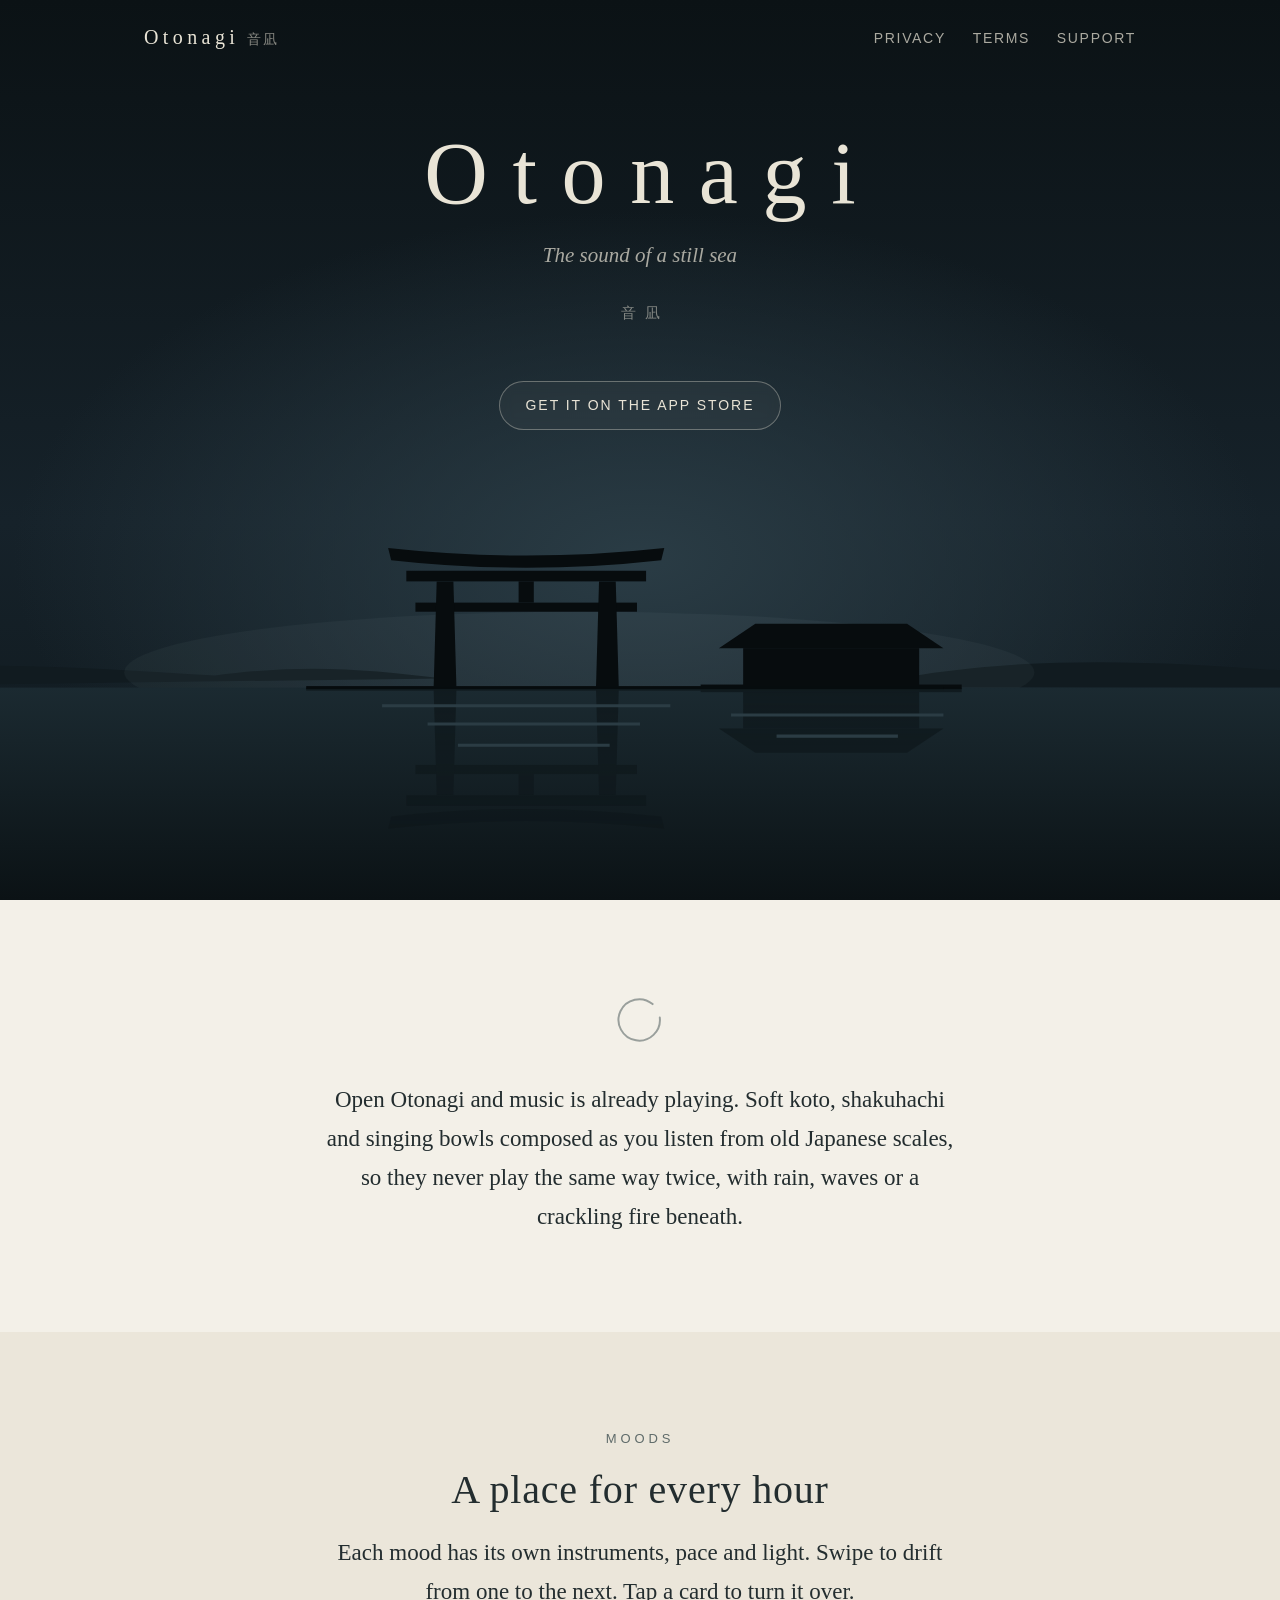
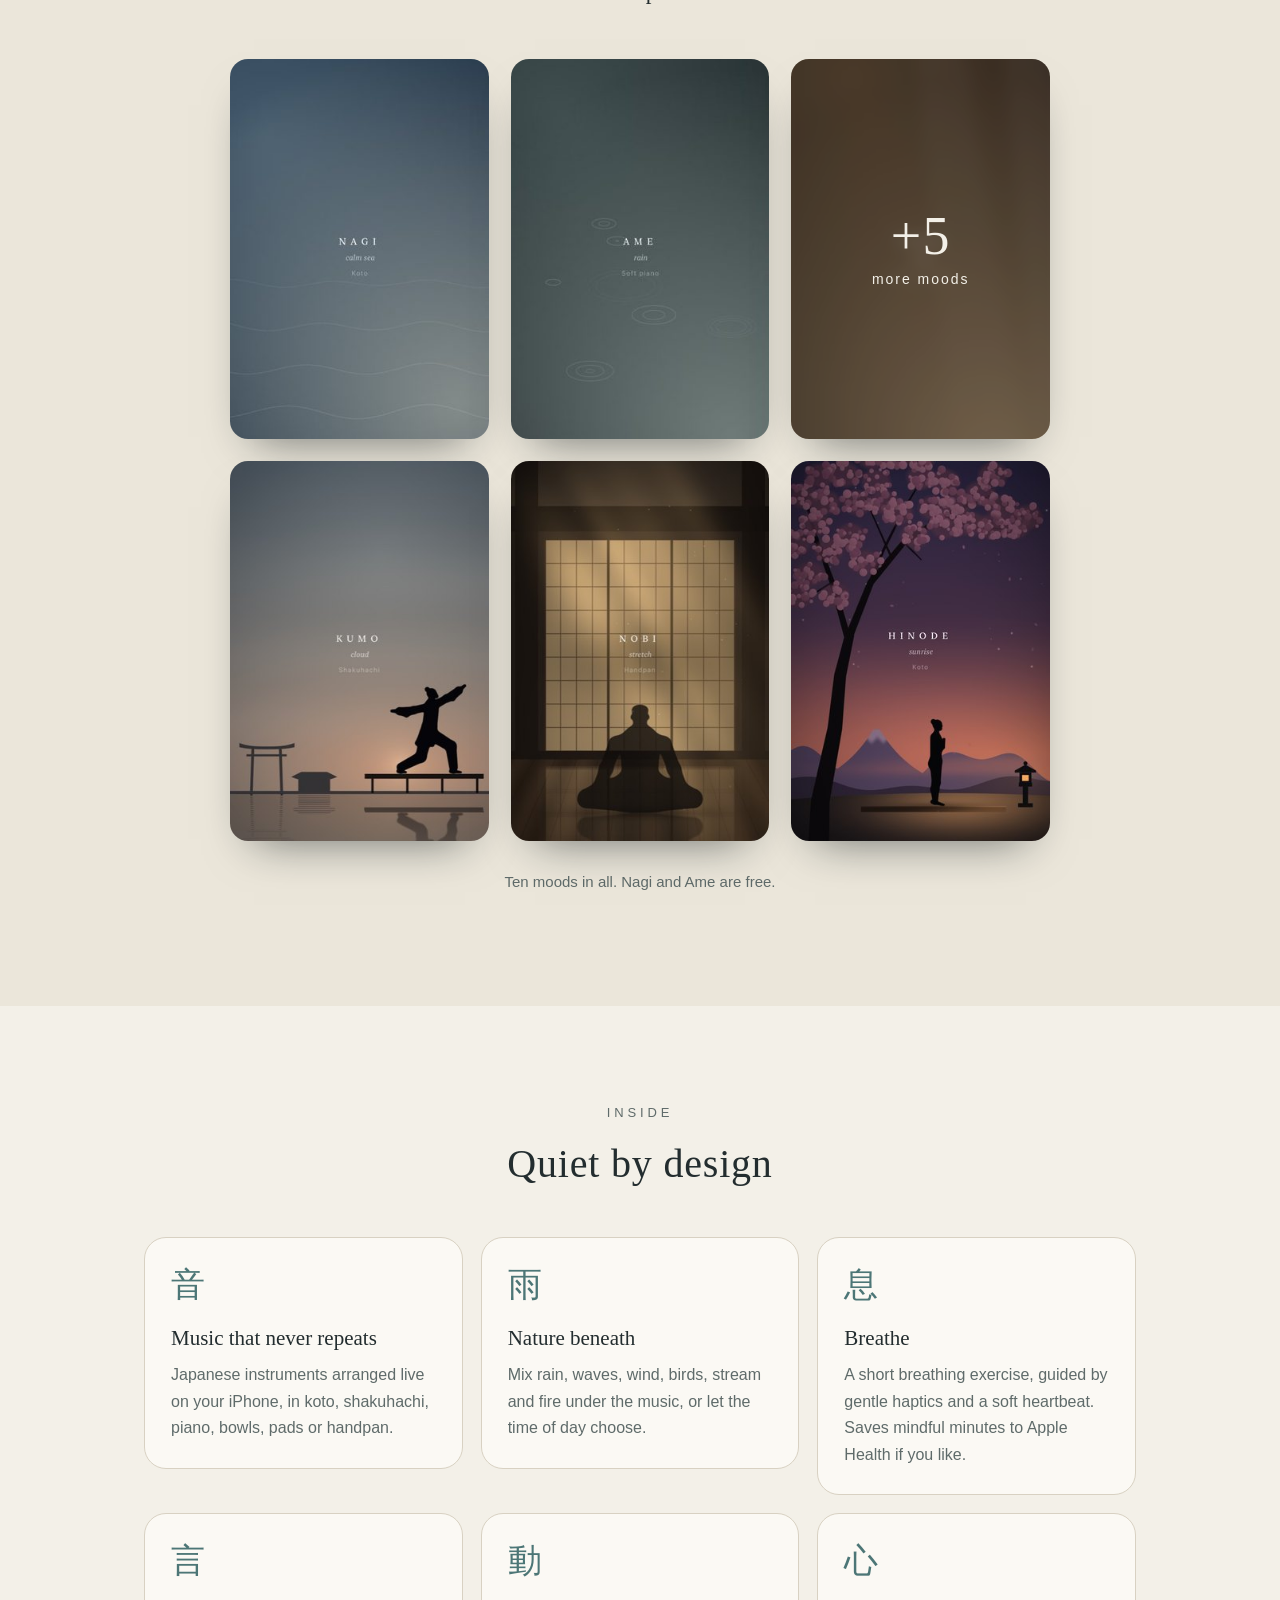
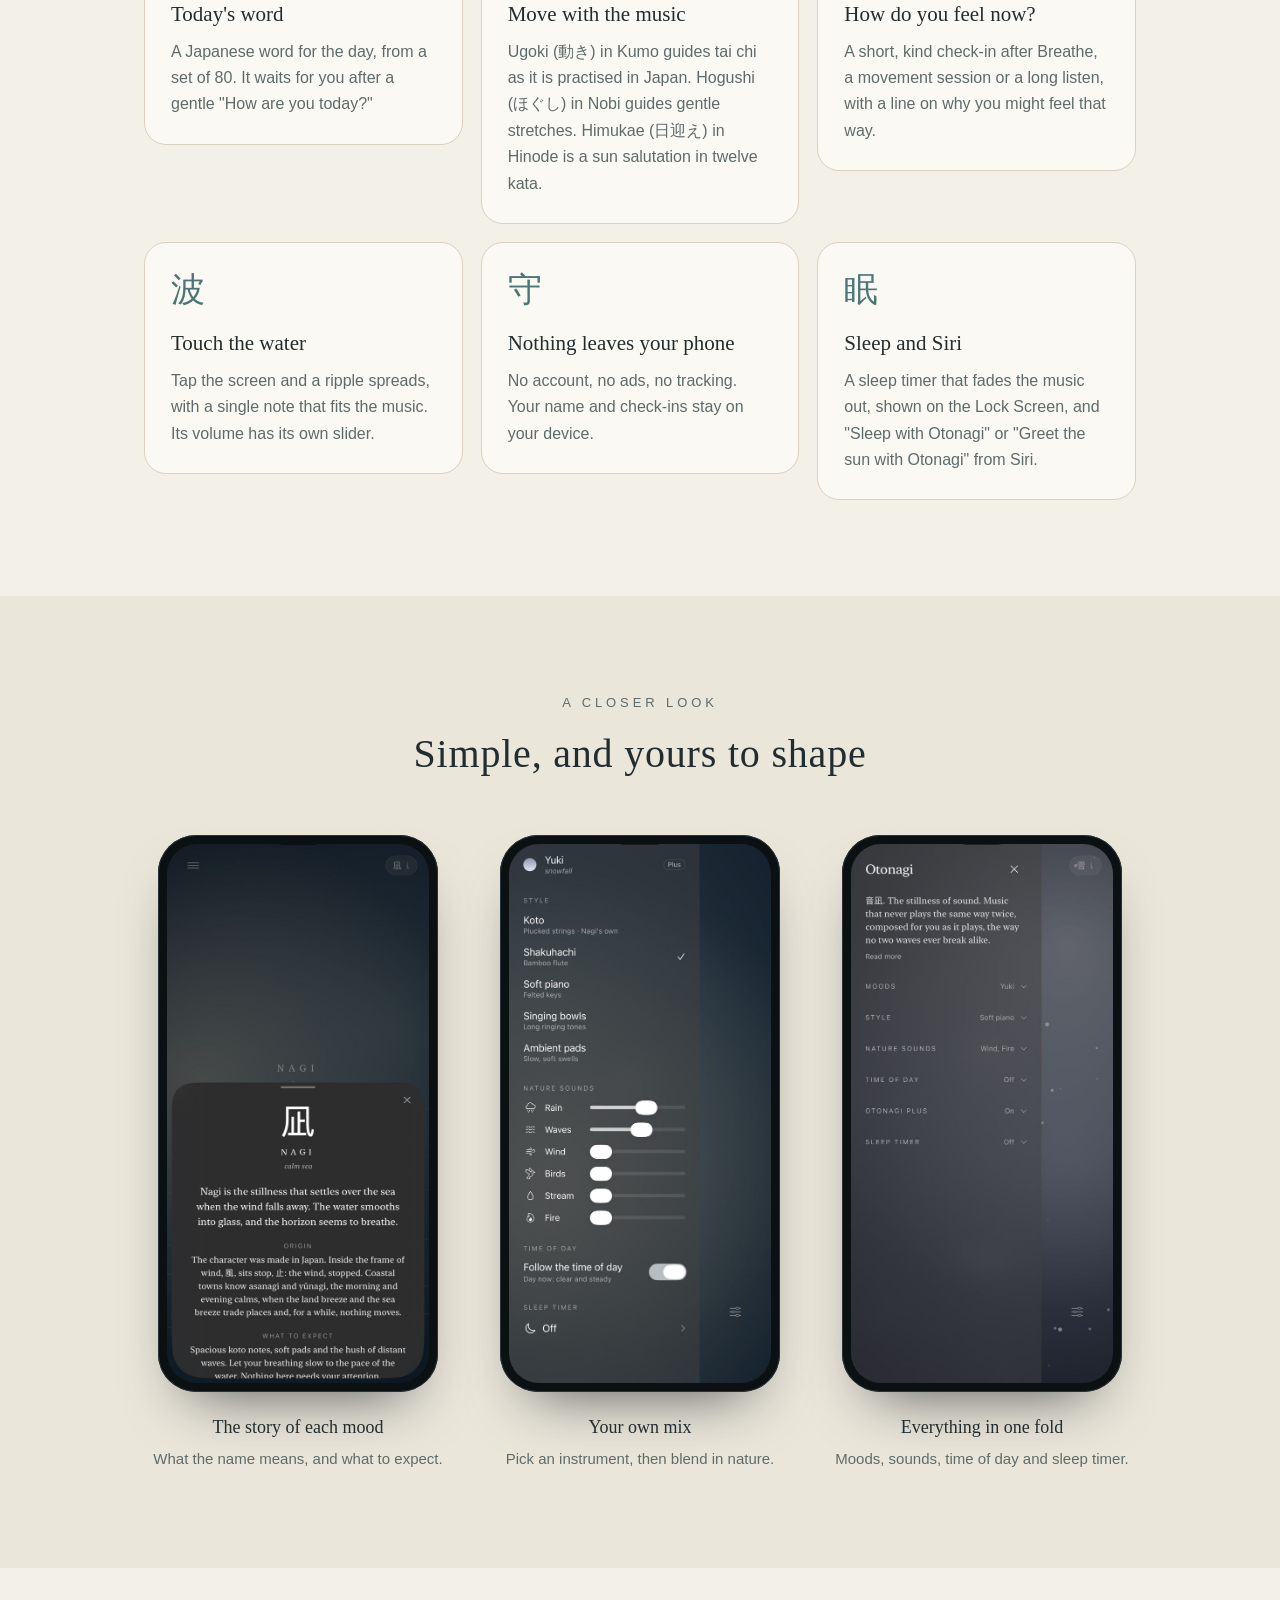
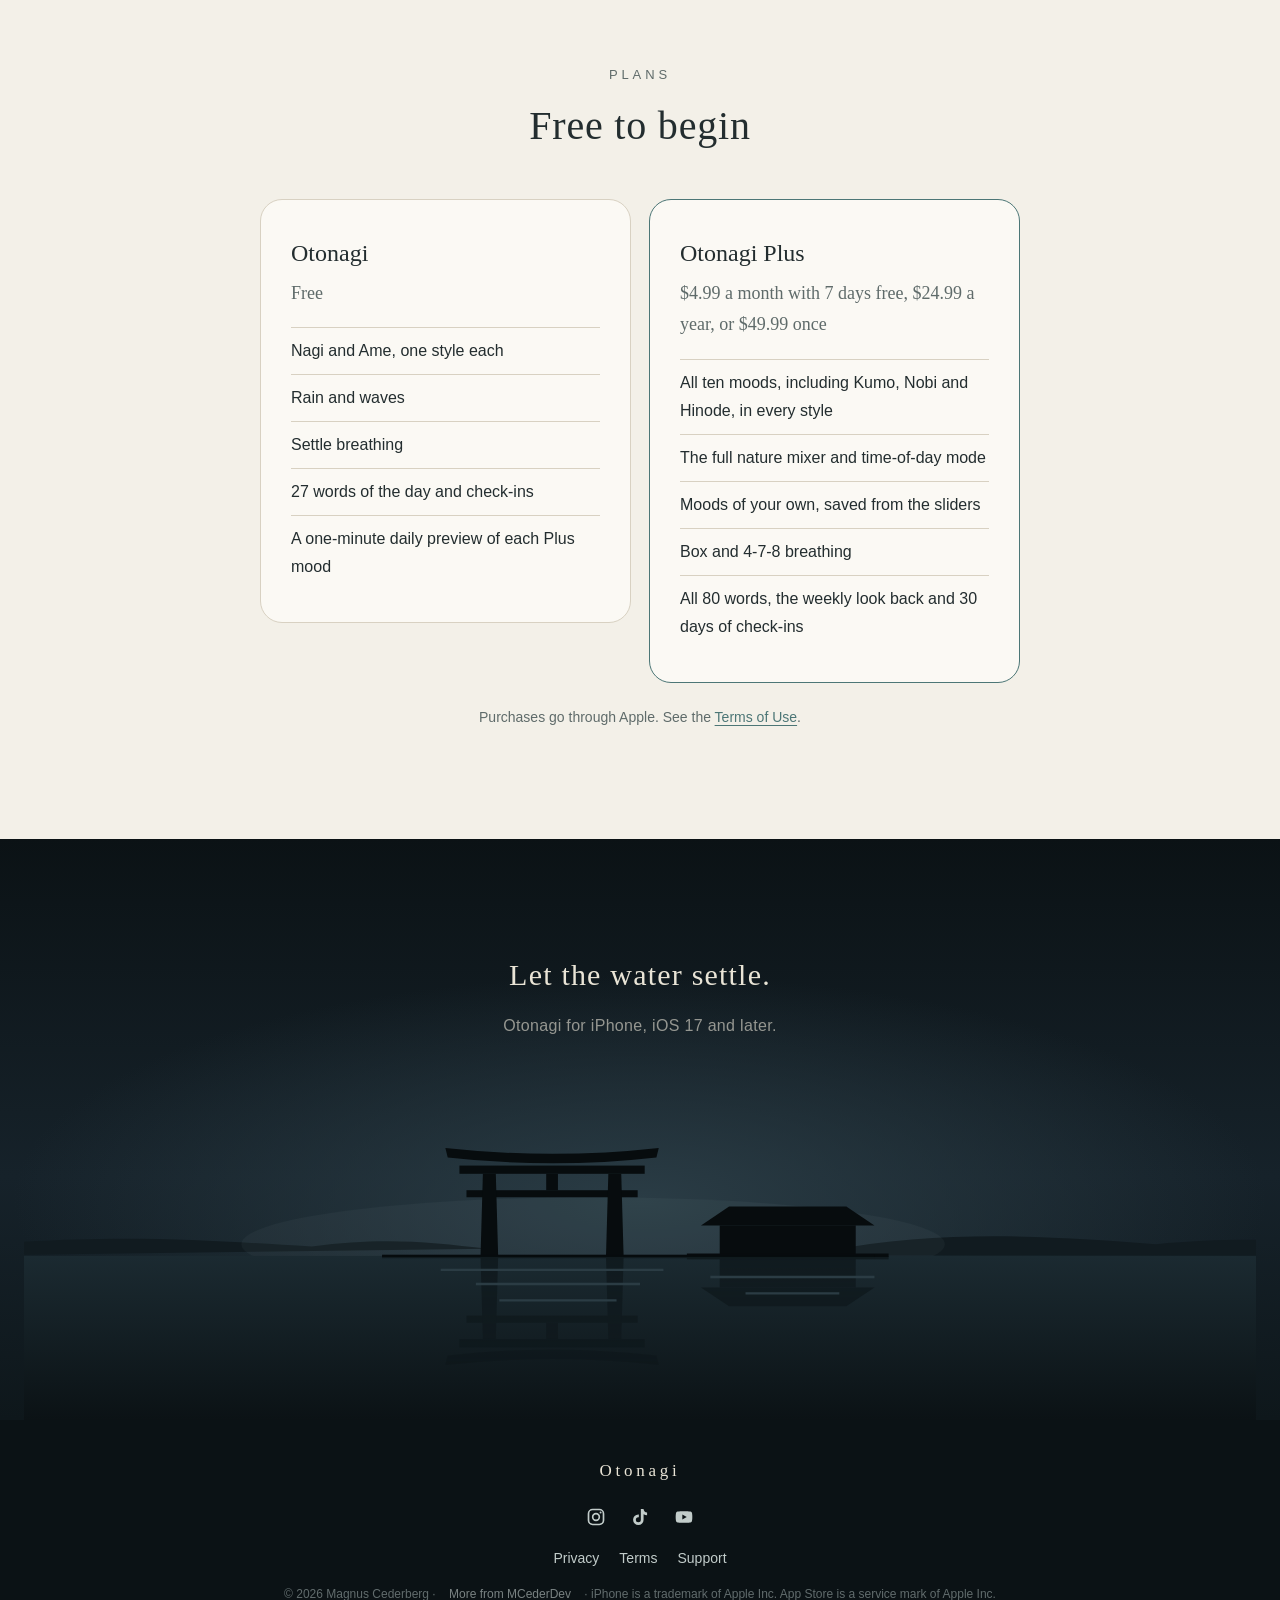
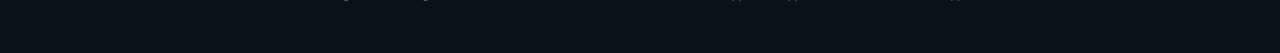
<file: index.html>
<!doctype html>
<html lang="en">
<head>
  <meta charset="utf-8">
  <meta name="viewport" content="width=device-width, initial-scale=1, viewport-fit=cover">
  <meta name="apple-itunes-app" content="app-id=6826823239">
  <title>Otonagi · calm Japanese music for iPhone</title>
  <meta name="description" content="Otonagi plays gentle, ever-changing Japanese instrument music with nature sounds. No account, no tracking. For iPhone.">
  <meta name="color-scheme" content="light dark">
  <meta name="theme-color" content="#0b1215">
  <link rel="icon" href="favicon.svg" type="image/svg+xml">
  <link rel="stylesheet" href="style.css?v=6">
</head>
<body>
  <header class="site">
    <div class="wrap">
      <a class="brand" href="./">Otonagi<span lang="ja">音凪</span></a>
      <nav>
        <a href="privacy.html">Privacy</a>
        <a href="terms.html">Terms</a>
        <a href="support.html">Support</a>
      </nav>
    </div>
  </header>

  <div class="night hero">
    <div class="hero-text">
      <h1>Otonagi</h1>
      <p class="tagline">The sound of a still sea</p>
      <p class="kanji" lang="ja">音凪</p>
      <a class="pill" href="https://apps.apple.com/app/id6826823239">Get it on the App Store</a>
    </div>
    <svg class="scene" viewBox="0 70 1200 290" preserveAspectRatio="xMidYMax slice" aria-hidden="true">
  <defs>
    <linearGradient id="hw" x1="0" y1="0" x2="0" y2="1">
      <stop offset="0" stop-color="#1b2a31"/><stop offset="1" stop-color="#0b1215"/>
    </linearGradient>
    <linearGradient id="hf" x1="0" y1="0" x2="0" y2="1">
      <stop offset="0" stop-color="#fff" stop-opacity="1"/><stop offset="1" stop-color="#fff" stop-opacity="0"/>
    </linearGradient>
    <mask id="hm"><rect x="0" y="220" width="1200" height="140" fill="url(#hf)"/></mask>
  </defs>
  <path d="M0 214 C 140 200 220 206 320 212 C 380 204 420 208 470 214 L 0 220 Z M 760 216 C 860 196 960 204 1040 210 C 1100 204 1160 206 1200 210 L 1200 220 L 760 220 Z" fill="#111b20"/>
  <ellipse class="glow" cx="560" cy="210" rx="300" ry="40"/>
  <rect x="0" y="220" width="1200" height="140" fill="url(#hw)"/>
  <g id="hs" class="sil">
    <path d="M436 136 Q 525 146 614 136 L 616 128 Q 525 138 434 128 Z"/>
    <rect x="446" y="143" width="158" height="7"/>
    <rect x="452" y="164" width="146" height="6"/>
    <rect x="520" y="150" width="10" height="14"/>
    <path d="M466 150 L 477 150 L 479 220 L 464 220 Z"/>
    <path d="M573 150 L 584 150 L 586 220 L 571 220 Z"/>
    <path d="M652 194 L 676 178 L 776 178 L 800 194 Z"/>
    <rect x="668" y="194" width="116" height="26"/>
    <rect x="640" y="218" width="172" height="3"/>
    <rect x="380" y="219" width="420" height="2"/>
  </g>
  <g mask="url(#hm)">
    <use href="#hs" class="refl" transform="translate(0 441) scale(1 -1)"/>
  </g>
  <g class="shimmer">
    <line x1="430" y1="232" x2="620" y2="232"/><line x1="460" y1="244" x2="600" y2="244"/>
    <line x1="660" y1="238" x2="800" y2="238"/><line x1="480" y1="258" x2="580" y2="258"/>
    <line x1="690" y1="252" x2="770" y2="252"/>
  </g>
  <g class="ripples">
    <ellipse cx="525" cy="290" rx="120" ry="12"/><ellipse cx="525" cy="290" rx="120" ry="12"/><ellipse cx="525" cy="290" rx="120" ry="12"/>
  </g>
</svg>
  </div>

  <main>
    <section class="block">
      <div class="wrap">
        <svg class="enso" viewBox="0 0 60 60" fill="none" stroke="currentColor" stroke-width="2.2" stroke-linecap="round" aria-hidden="true">
          <path d="M44 9 A 23 23 0 1 0 52 24"/>
        </svg>
        <p class="lead">Open Otonagi and music is already playing. Soft koto, shakuhachi and singing bowls composed as you listen from old Japanese scales, so they never play the same way twice, with rain, waves or a crackling fire beneath.</p>
      </div>
    </section>

    <section class="block alt">
      <div class="wrap">
        <p class="eyebrow">Moods</p>
        <h2>A place for every hour</h2>
        <p class="lead">Each mood has its own instruments, pace and light. Swipe to drift from one to the next. Tap a card to turn it over.</p>
        <div class="moods">
          <button class="flip" type="button" aria-pressed="false">
            <span class="face front"><img src="images/mood-nagi.jpg" alt="Nagi mood: calm blue sea with soft wave lines" loading="lazy" width="325" height="477"></span>
            <span class="face back"><span class="k" lang="ja">凪</span><span class="n">Nagi</span><span class="m">calm sea</span><span class="d">The stillness that settles over the sea when the wind stops. Koto over slow, soft waves.</span><span class="tag">Free</span></span>
          </button>
          <button class="flip" type="button" aria-pressed="false">
            <span class="face front"><img src="images/mood-ame.jpg" alt="Ame mood: grey green with raindrop ripples" loading="lazy" width="325" height="477"></span>
            <span class="face back"><span class="k" lang="ja">雨</span><span class="n">Ame</span><span class="m">rain</span><span class="d">Rain on still water with soft piano. For reading, resting or drifting off.</span><span class="tag">Free</span></span>
          </button>
          <button class="flip more" type="button" aria-pressed="false">
            <span class="face front"><img src="images/mood-tera.jpg" alt="" loading="lazy" width="325" height="477"><span class="plus"><span class="big">+5</span><span>more moods</span></span></span>
            <span class="face back"><span class="n">Five more</span>
              <span class="list"><span><b>Tera</b>, temple light with a bell and the mokugyo</span><span><b>Mori</b>, a forest with the bamboo knock of a shishi-odoshi</span><span><b>Umi</b>, deep ocean swells with a soft taiko heartbeat</span><span><b>Yuki</b>, falling snow and glass wind chimes</span><span><b>Takibi</b>, a crackling fire for long evenings</span></span>
              <span class="tag">Plus</span></span>
          </button>
          <button class="flip" type="button" aria-pressed="false">
            <span class="face front"><img src="images/mood-kumo.jpg" alt="Kumo mood: a tai chi master in silhouette on a jetty, a torii on the far shore" loading="lazy" width="325" height="477"></span>
            <span class="face back"><span class="k" lang="ja">雲</span><span class="n">Kumo</span><span class="m">cloud</span><span class="d">A tai chi master in silhouette by still water, with shakuhachi. Ugoki invites you to move freely, slow and soft, while a clock counts the time.</span><span class="tag">Plus</span></span>
          </button>
          <button class="flip" type="button" aria-pressed="false">
            <span class="face front"><img src="images/mood-nobi.jpg" alt="Nobi mood: a man sitting cross-legged in a sunlit dojo" loading="lazy" width="325" height="477"></span>
            <span class="face back"><span class="k" lang="ja">伸</span><span class="n">Nobi</span><span class="m">stretch</span><span class="d">A man sits in a sunlit dojo, to a handpan in the Akebono scale. Hogushi gives a calm rhythm of 30-second holds for your own stretches.</span><span class="tag">Plus</span></span>
          </button>
          <button class="flip" type="button" aria-pressed="false">
            <span class="face front"><img src="images/mood-hinode.jpg?v=2" alt="Hinode mood: a figure at dawn under a cherry tree, with Mount Fuji and a stone lantern" loading="lazy" width="325" height="477"></span>
            <span class="face back"><span class="k" lang="ja">日の出</span><span class="n">Hinode</span><span class="m">sunrise</span><span class="d">Dawn on a hillside with a cherry tree, Fuji and a stone lantern, to koto, the shō and birdsong. Himukae is a sun salutation in twelve kata.</span><span class="tag">Plus</span></span>
          </button>
        </div>
        <p class="moods-note">Ten moods in all. Nagi and Ame are free.</p>
      </div>
    </section>

    <section class="block">
      <div class="wrap">
        <p class="eyebrow">Inside</p>
        <h2>Quiet by design</h2>
        <div class="features">
          <div class="feature"><span class="glyph" lang="ja">音</span><h3>Music that never repeats</h3><p>Japanese instruments arranged live on your iPhone, in koto, shakuhachi, piano, bowls, pads or handpan.</p></div>
          <div class="feature"><span class="glyph" lang="ja">雨</span><h3>Nature beneath</h3><p>Mix rain, waves, wind, birds, stream and fire under the music, or let the time of day choose.</p></div>
          <div class="feature"><span class="glyph" lang="ja">息</span><h3>Breathe</h3><p>A short breathing exercise, guided by gentle haptics and a soft heartbeat. Saves mindful minutes to Apple Health if you like.</p></div>
          <div class="feature"><span class="glyph" lang="ja">言</span><h3>Today's word</h3><p>A Japanese word for the day, from a set of 80. It waits for you after a gentle "How are you today?"</p></div>
          <div class="feature"><span class="glyph" lang="ja">動</span><h3>Move with the music</h3><p>Ugoki (動き) in Kumo guides tai chi as it is practised in Japan. Hogushi (ほぐし) in Nobi guides gentle stretches. Himukae (日迎え) in Hinode is a sun salutation in twelve kata.</p></div>
          <div class="feature"><span class="glyph" lang="ja">心</span><h3>How do you feel now?</h3><p>A short, kind check-in after Breathe, a movement session or a long listen, with a line on why you might feel that way.</p></div>
          <div class="feature"><span class="glyph" lang="ja">波</span><h3>Touch the water</h3><p>Tap the screen and a ripple spreads, with a single note that fits the music. Its volume has its own slider.</p></div>
          <div class="feature"><span class="glyph" lang="ja">守</span><h3>Nothing leaves your phone</h3><p>No account, no ads, no tracking. Your name and check-ins stay on your device.</p></div>
          <div class="feature"><span class="glyph" lang="ja">眠</span><h3>Sleep and Siri</h3><p>A sleep timer that fades the music out, shown on the Lock Screen, and "Sleep with Otonagi" or "Greet the sun with Otonagi" from Siri.</p></div>
        </div>
      </div>
    </section>

    <section class="block alt">
      <div class="wrap">
        <p class="eyebrow">A closer look</p>
        <h2>Simple, and yours to shape</h2>
        <div class="phones">
          <figure class="phone"><div class="frame"><img src="images/shot-info.jpg" alt="The story behind the Nagi mood, shown in a soft card" loading="lazy" width="600" height="1235"></div><figcaption>The story of each mood<span>What the name means, and what to expect.</span></figcaption></figure>
          <figure class="phone"><div class="frame"><img src="images/shot-mixer.jpg" alt="Choosing a style and mixing nature sounds with sliders" loading="lazy" width="600" height="1235"></div><figcaption>Your own mix<span>Pick an instrument, then blend in nature.</span></figcaption></figure>
          <figure class="phone"><div class="frame"><img src="images/shot-menu.jpg" alt="The folding menu with moods, style, nature sounds and sleep timer" loading="lazy" width="600" height="1235"></div><figcaption>Everything in one fold<span>Moods, sounds, time of day and sleep timer.</span></figcaption></figure>
        </div>
      </div>
    </section>

    <section class="block">
      <div class="wrap">
        <p class="eyebrow">Plans</p>
        <h2>Free to begin</h2>
        <div class="plans">
          <div class="plan">
            <h3>Otonagi</h3>
            <p class="price">Free</p>
            <ul>
              <li>Nagi and Ame, one style each</li>
              <li>Rain and waves</li>
              <li>Settle breathing</li>
              <li>27 words of the day and check-ins</li>
              <li>A one-minute daily preview of each Plus mood</li>
            </ul>
          </div>
          <div class="plan plus">
            <h3>Otonagi Plus</h3>
            <p class="price">$4.99 a month with 7 days free, $24.99 a year, or $49.99 once</p>
            <ul>
              <li>All ten moods, including Kumo, Nobi and Hinode, in every style</li>
              <li>The full nature mixer and time-of-day mode</li>
              <li>Moods of your own, saved from the sliders</li>
              <li>Box and 4-7-8 breathing</li>
              <li>All 80 words, the weekly look back and 30 days of check-ins</li>
            </ul>
          </div>
        </div>
        <p class="center muted" style="font-size:14px;margin-top:22px">Purchases go through Apple. See the <a href="terms.html">Terms of Use</a>.</p>
      </div>
    </section>

    <div class="night closing">
      <p>Let the water settle.</p>
      <p class="muted">Otonagi for iPhone, iOS 17 and later.</p>
      <svg class="scene" viewBox="0 70 1200 290" preserveAspectRatio="xMidYMax slice" aria-hidden="true">
  <defs>
    <linearGradient id="cw" x1="0" y1="0" x2="0" y2="1">
      <stop offset="0" stop-color="#1b2a31"/><stop offset="1" stop-color="#0b1215"/>
    </linearGradient>
    <linearGradient id="cf" x1="0" y1="0" x2="0" y2="1">
      <stop offset="0" stop-color="#fff" stop-opacity="1"/><stop offset="1" stop-color="#fff" stop-opacity="0"/>
    </linearGradient>
    <mask id="cm"><rect x="0" y="220" width="1200" height="140" fill="url(#cf)"/></mask>
  </defs>
  <path d="M0 214 C 140 200 220 206 320 212 C 380 204 420 208 470 214 L 0 220 Z M 760 216 C 860 196 960 204 1040 210 C 1100 204 1160 206 1200 210 L 1200 220 L 760 220 Z" fill="#111b20"/>
  <ellipse class="glow" cx="560" cy="210" rx="300" ry="40"/>
  <rect x="0" y="220" width="1200" height="140" fill="url(#cw)"/>
  <g id="cs" class="sil">
    <path d="M436 136 Q 525 146 614 136 L 616 128 Q 525 138 434 128 Z"/>
    <rect x="446" y="143" width="158" height="7"/>
    <rect x="452" y="164" width="146" height="6"/>
    <rect x="520" y="150" width="10" height="14"/>
    <path d="M466 150 L 477 150 L 479 220 L 464 220 Z"/>
    <path d="M573 150 L 584 150 L 586 220 L 571 220 Z"/>
    <path d="M652 194 L 676 178 L 776 178 L 800 194 Z"/>
    <rect x="668" y="194" width="116" height="26"/>
    <rect x="640" y="218" width="172" height="3"/>
    <rect x="380" y="219" width="420" height="2"/>
  </g>
  <g mask="url(#cm)">
    <use href="#cs" class="refl" transform="translate(0 441) scale(1 -1)"/>
  </g>
  <g class="shimmer">
    <line x1="430" y1="232" x2="620" y2="232"/><line x1="460" y1="244" x2="600" y2="244"/>
    <line x1="660" y1="238" x2="800" y2="238"/><line x1="480" y1="258" x2="580" y2="258"/>
    <line x1="690" y1="252" x2="770" y2="252"/>
  </g>
  <g class="ripples">
    <ellipse cx="525" cy="290" rx="120" ry="12"/><ellipse cx="525" cy="290" rx="120" ry="12"/><ellipse cx="525" cy="290" rx="120" ry="12"/>
  </g>
</svg>
    </div>
  </main>


  <footer class="site">
    <div class="wrap">
      <a class="brand" href="./">Otonagi</a>
      <div class="social">
        <a href="https://www.instagram.com/otonagi.app/" aria-label="Otonagi on Instagram (@otonagi.app)" title="Instagram @otonagi.app"><svg viewBox="0 0 24 24" width="20" height="20" fill="none" stroke="currentColor" stroke-width="2" aria-hidden="true"><rect x="3" y="3" width="18" height="18" rx="5"/><circle cx="12" cy="12" r="4"/><circle cx="17.5" cy="6.5" r="1.2" fill="currentColor" stroke="none"/></svg></a>
        <a href="https://www.tiktok.com/@otonagi.app" aria-label="Otonagi on TikTok (@otonagi.app)" title="TikTok @otonagi.app"><svg viewBox="0 0 24 24" width="20" height="20" fill="currentColor" aria-hidden="true"><path d="M16.2 2.5c.3 2.4 1.8 4 4.3 4.2v3.2a7.4 7.4 0 0 1-4.2-1.3v6.6a6.3 6.3 0 1 1-6.3-6.3h.6v3.3h-.6a3 3 0 1 0 3 3V2.5z"/></svg></a>
        <a href="https://www.youtube.com/@OtonagiApp" aria-label="Otonagi on YouTube (@OtonagiApp)" title="YouTube @OtonagiApp"><svg viewBox="0 0 24 24" width="20" height="20" fill="currentColor" aria-hidden="true"><path d="M21.6 7.2a2.6 2.6 0 0 0-1.8-1.8C18.2 5 12 5 12 5s-6.2 0-7.8.4a2.6 2.6 0 0 0-1.8 1.8A27 27 0 0 0 2 12c0 1.6.1 3.2.4 4.8a2.6 2.6 0 0 0 1.8 1.8C5.8 19 12 19 12 19s6.2 0 7.8-.4a2.6 2.6 0 0 0 1.8-1.8c.3-1.6.4-3.2.4-4.8s-.1-3.2-.4-4.8zM10 15.1V8.9l5.3 3.1z"/></svg></a>
      </div>
      <p><a href="privacy.html">Privacy</a><a href="terms.html">Terms</a><a href="support.html">Support</a></p>
      <p class="fine">© 2026 Magnus Cederberg · <a href="../">More from MCederDev</a> · iPhone is a trademark of Apple Inc. App Store is a service mark of Apple Inc.</p>
    </div>
  </footer>
  <script>
    document.querySelectorAll('.flip').forEach(function (c) {
      c.addEventListener('click', function () {
        c.setAttribute('aria-pressed', c.getAttribute('aria-pressed') === 'true' ? 'false' : 'true');
      });
    });
  </script>
</body>
</html>
</file>
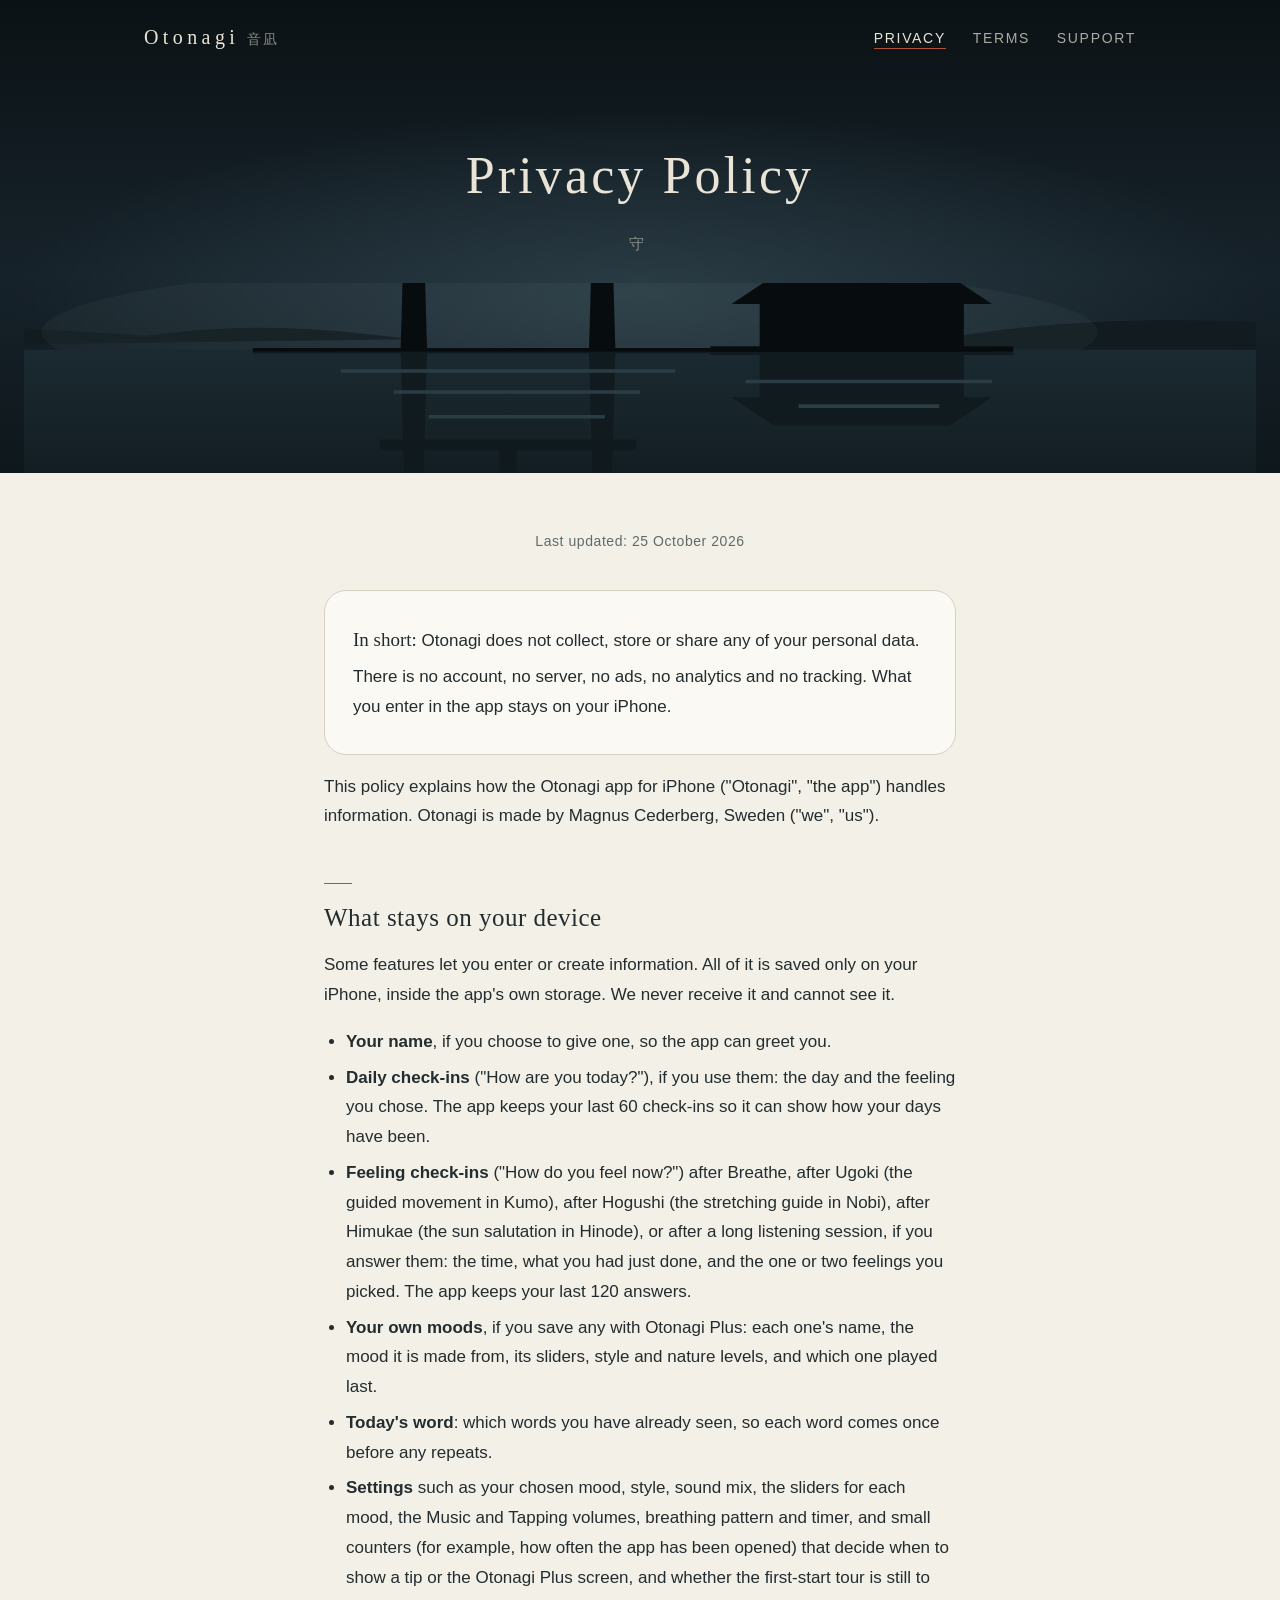
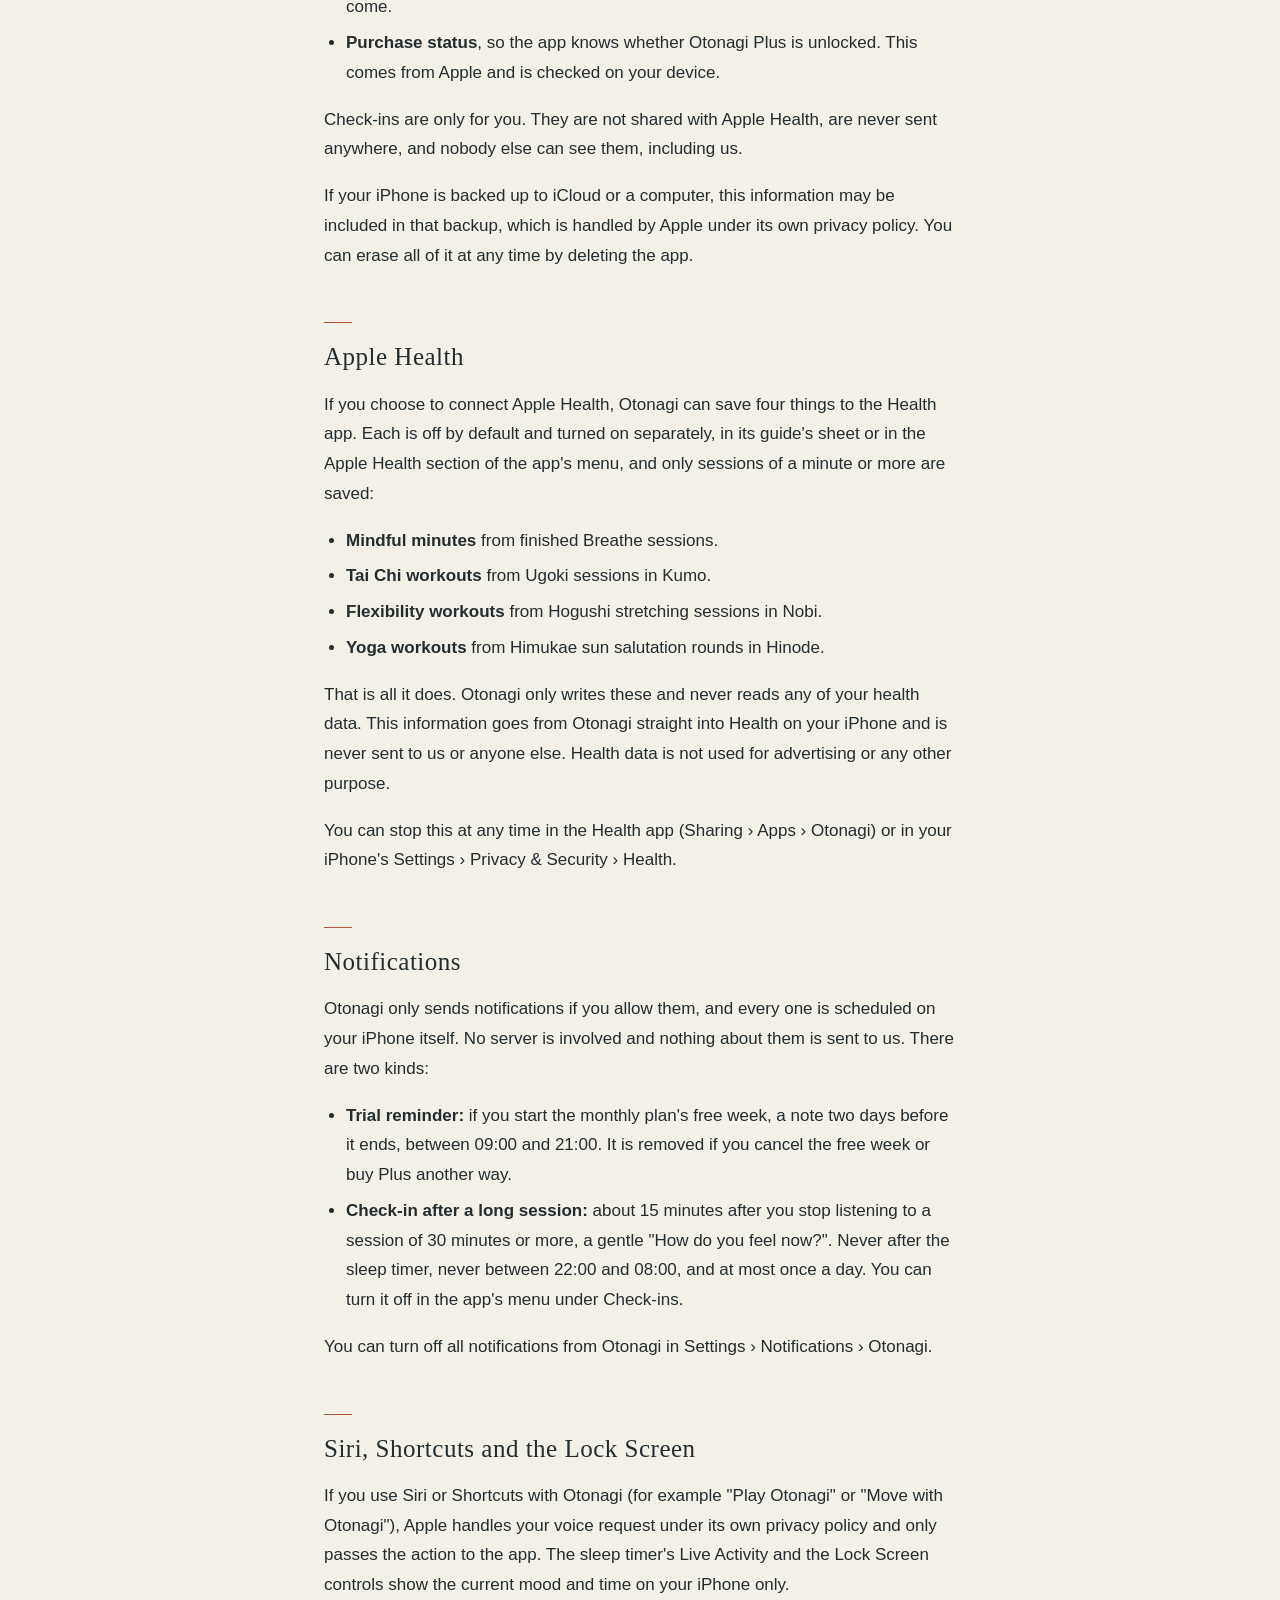
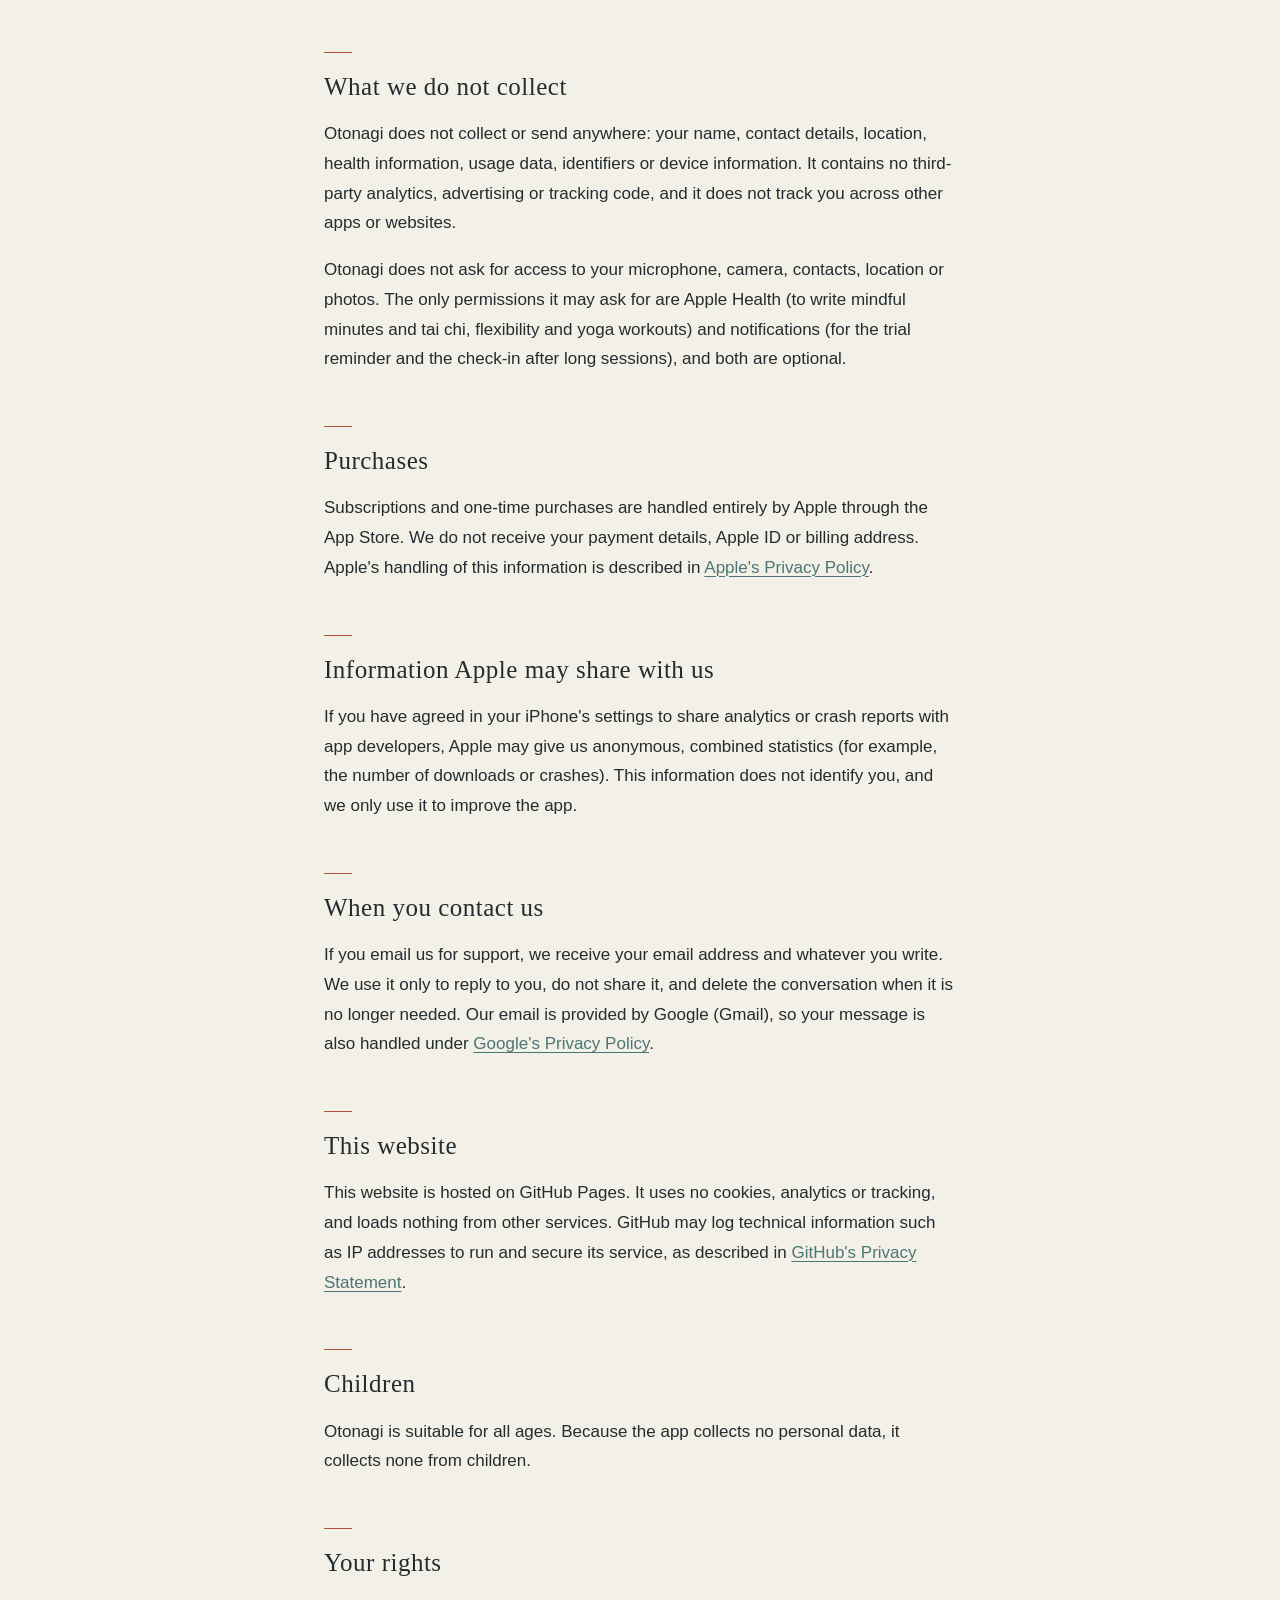
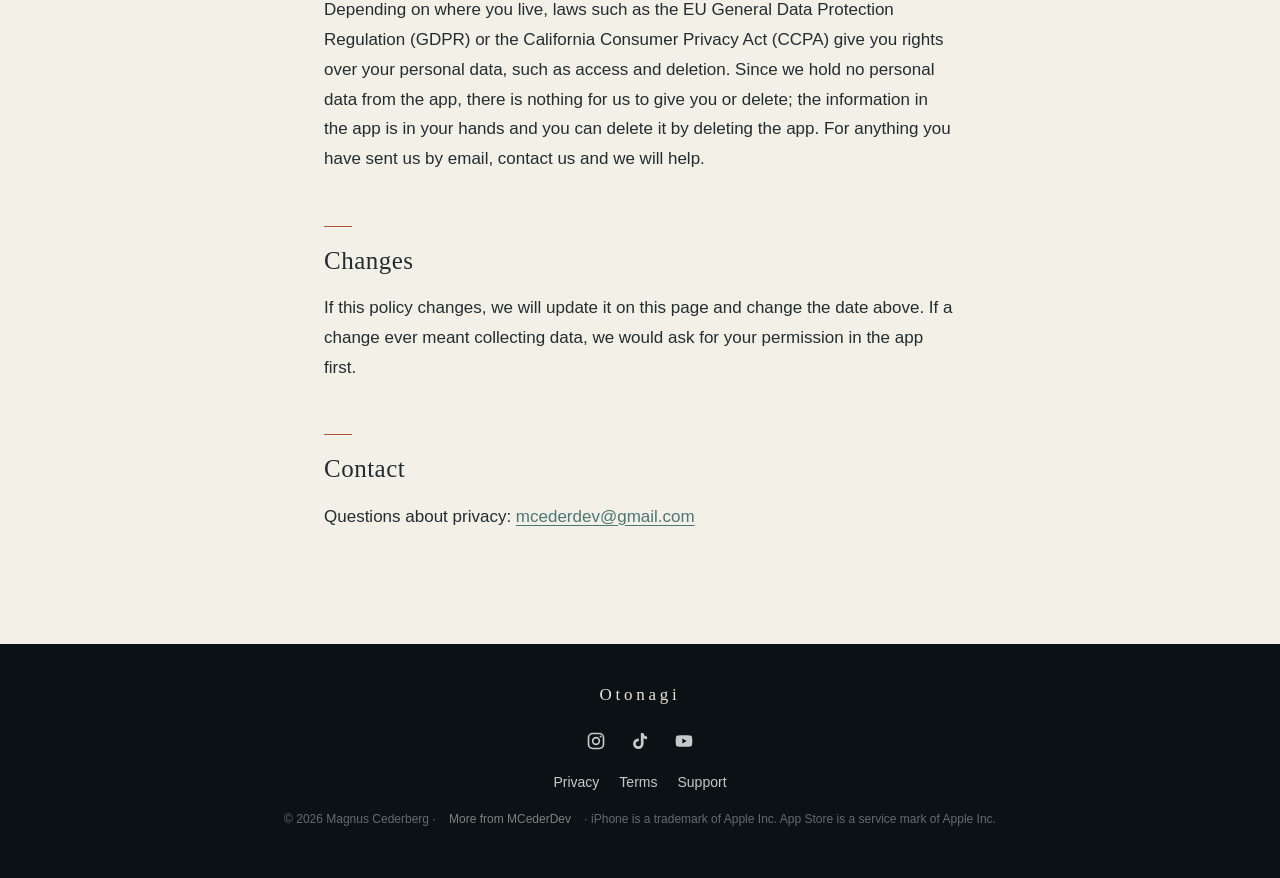
<file: privacy.html>
<!doctype html>
<html lang="en">
<head>
  <meta charset="utf-8">
  <meta name="viewport" content="width=device-width, initial-scale=1, viewport-fit=cover">
  <meta name="apple-itunes-app" content="app-id=6826823239">
  <title>Privacy Policy · Otonagi</title>
  <meta name="description" content="Otonagi collects no personal data. Everything you enter stays on your iPhone.">
  <meta name="color-scheme" content="light dark">
  <meta name="theme-color" content="#0b1215">
  <link rel="icon" href="favicon.svg" type="image/svg+xml">
  <link rel="stylesheet" href="style.css?v=6">
</head>
<body>
  <header class="site">
    <div class="wrap">
      <a class="brand" href="./">Otonagi<span lang="ja">音凪</span></a>
      <nav>
        <a href="privacy.html" aria-current="page">Privacy</a>
        <a href="terms.html">Terms</a>
        <a href="support.html">Support</a>
      </nav>
    </div>
  </header>

  <div class="night banner">
    <h1>Privacy Policy</h1>
    <p class="kanji" lang="ja">守</p>
    <svg class="scene" viewBox="250 110 700 180" preserveAspectRatio="xMidYMax slice" aria-hidden="true">
  <defs>
    <linearGradient id="bw" x1="0" y1="0" x2="0" y2="1">
      <stop offset="0" stop-color="#1b2a31"/><stop offset="1" stop-color="#0b1215"/>
    </linearGradient>
    <linearGradient id="bf" x1="0" y1="0" x2="0" y2="1">
      <stop offset="0" stop-color="#fff" stop-opacity="1"/><stop offset="1" stop-color="#fff" stop-opacity="0"/>
    </linearGradient>
    <mask id="bm"><rect x="0" y="220" width="1200" height="140" fill="url(#bf)"/></mask>
  </defs>
  <path d="M0 214 C 140 200 220 206 320 212 C 380 204 420 208 470 214 L 0 220 Z M 760 216 C 860 196 960 204 1040 210 C 1100 204 1160 206 1200 210 L 1200 220 L 760 220 Z" fill="#111b20"/>
  <ellipse class="glow" cx="560" cy="210" rx="300" ry="40"/>
  <rect x="0" y="220" width="1200" height="140" fill="url(#bw)"/>
  <g id="bs" class="sil">
    <path d="M436 136 Q 525 146 614 136 L 616 128 Q 525 138 434 128 Z"/>
    <rect x="446" y="143" width="158" height="7"/>
    <rect x="452" y="164" width="146" height="6"/>
    <rect x="520" y="150" width="10" height="14"/>
    <path d="M466 150 L 477 150 L 479 220 L 464 220 Z"/>
    <path d="M573 150 L 584 150 L 586 220 L 571 220 Z"/>
    <path d="M652 194 L 676 178 L 776 178 L 800 194 Z"/>
    <rect x="668" y="194" width="116" height="26"/>
    <rect x="640" y="218" width="172" height="3"/>
    <rect x="380" y="219" width="420" height="2"/>
  </g>
  <g mask="url(#bm)">
    <use href="#bs" class="refl" transform="translate(0 441) scale(1 -1)"/>
  </g>
  <g class="shimmer">
    <line x1="430" y1="232" x2="620" y2="232"/><line x1="460" y1="244" x2="600" y2="244"/>
    <line x1="660" y1="238" x2="800" y2="238"/><line x1="480" y1="258" x2="580" y2="258"/>
    <line x1="690" y1="252" x2="770" y2="252"/>
  </g>
  <g class="ripples">
    <ellipse cx="525" cy="290" rx="120" ry="12"/><ellipse cx="525" cy="290" rx="120" ry="12"/><ellipse cx="525" cy="290" rx="120" ry="12"/>
  </g>
</svg>
  </div>

  <main class="doc">
    <div class="wrap narrow">
      <p class="updated">Last updated: 25 October 2026</p>

      <div class="summary">
        <p><strong>In short:</strong> Otonagi does not collect, store or share any of your personal data.</p>
        <p>There is no account, no server, no ads, no analytics and no tracking. What you enter in the app stays on your iPhone.</p>
      </div>

      <p>This policy explains how the Otonagi app for iPhone ("Otonagi", "the app") handles information. Otonagi is made by Magnus Cederberg, Sweden ("we", "us").</p>

      <h2>What stays on your device</h2>
      <p>Some features let you enter or create information. All of it is saved only on your iPhone, inside the app's own storage. We never receive it and cannot see it.</p>
      <ul>
        <li><strong>Your name</strong>, if you choose to give one, so the app can greet you.</li>
        <li><strong>Daily check-ins</strong> ("How are you today?"), if you use them: the day and the feeling you chose. The app keeps your last 60 check-ins so it can show how your days have been.</li>
        <li><strong>Feeling check-ins</strong> ("How do you feel now?") after Breathe, after Ugoki (the guided movement in Kumo), after Hogushi (the stretching guide in Nobi), after Himukae (the sun salutation in Hinode), or after a long listening session, if you answer them: the time, what you had just done, and the one or two feelings you picked. The app keeps your last 120 answers.</li>
        <li><strong>Your own moods</strong>, if you save any with Otonagi Plus: each one's name, the mood it is made from, its sliders, style and nature levels, and which one played last.</li>
        <li><strong>Today's word</strong>: which words you have already seen, so each word comes once before any repeats.</li>
        <li><strong>Settings</strong> such as your chosen mood, style, sound mix, the sliders for each mood, the Music and Tapping volumes, breathing pattern and timer, and small counters (for example, how often the app has been opened) that decide when to show a tip or the Otonagi Plus screen, and whether the first-start tour is still to come.</li>
        <li><strong>Purchase status</strong>, so the app knows whether Otonagi Plus is unlocked. This comes from Apple and is checked on your device.</li>
      </ul>
      <p>Check-ins are only for you. They are not shared with Apple Health, are never sent anywhere, and nobody else can see them, including us.</p>
      <p>If your iPhone is backed up to iCloud or a computer, this information may be included in that backup, which is handled by Apple under its own privacy policy. You can erase all of it at any time by deleting the app.</p>

      <h2>Apple Health</h2>
      <p>If you choose to connect Apple Health, Otonagi can save four things to the Health app. Each is off by default and turned on separately, in its guide's sheet or in the Apple Health section of the app's menu, and only sessions of a minute or more are saved:</p>
      <ul>
        <li><strong>Mindful minutes</strong> from finished Breathe sessions.</li>
        <li><strong>Tai Chi workouts</strong> from Ugoki sessions in Kumo.</li>
        <li><strong>Flexibility workouts</strong> from Hogushi stretching sessions in Nobi.</li>
        <li><strong>Yoga workouts</strong> from Himukae sun salutation rounds in Hinode.</li>
      </ul>
      <p>That is all it does. Otonagi only writes these and never reads any of your health data. This information goes from Otonagi straight into Health on your iPhone and is never sent to us or anyone else. Health data is not used for advertising or any other purpose.</p>
      <p>You can stop this at any time in the Health app (Sharing › Apps › Otonagi) or in your iPhone's Settings › Privacy &amp; Security › Health.</p>

      <h2>Notifications</h2>
      <p>Otonagi only sends notifications if you allow them, and every one is scheduled on your iPhone itself. No server is involved and nothing about them is sent to us. There are two kinds:</p>
      <ul>
        <li><strong>Trial reminder:</strong> if you start the monthly plan's free week, a note two days before it ends, between 09:00 and 21:00. It is removed if you cancel the free week or buy Plus another way.</li>
        <li><strong>Check-in after a long session:</strong> about 15 minutes after you stop listening to a session of 30 minutes or more, a gentle "How do you feel now?". Never after the sleep timer, never between 22:00 and 08:00, and at most once a day. You can turn it off in the app's menu under Check-ins.</li>
      </ul>
      <p>You can turn off all notifications from Otonagi in Settings › Notifications › Otonagi.</p>

      <h2>Siri, Shortcuts and the Lock Screen</h2>
      <p>If you use Siri or Shortcuts with Otonagi (for example "Play Otonagi" or "Move with Otonagi"), Apple handles your voice request under its own privacy policy and only passes the action to the app. The sleep timer's Live Activity and the Lock Screen controls show the current mood and time on your iPhone only.</p>

      <h2>What we do not collect</h2>
      <p>Otonagi does not collect or send anywhere: your name, contact details, location, health information, usage data, identifiers or device information. It contains no third-party analytics, advertising or tracking code, and it does not track you across other apps or websites.</p>
      <p>Otonagi does not ask for access to your microphone, camera, contacts, location or photos. The only permissions it may ask for are Apple Health (to write mindful minutes and tai chi, flexibility and yoga workouts) and notifications (for the trial reminder and the check-in after long sessions), and both are optional.</p>

      <h2>Purchases</h2>
      <p>Subscriptions and one-time purchases are handled entirely by Apple through the App Store. We do not receive your payment details, Apple ID or billing address. Apple's handling of this information is described in <a href="https://www.apple.com/legal/privacy/">Apple's Privacy Policy</a>.</p>

      <h2>Information Apple may share with us</h2>
      <p>If you have agreed in your iPhone's settings to share analytics or crash reports with app developers, Apple may give us anonymous, combined statistics (for example, the number of downloads or crashes). This information does not identify you, and we only use it to improve the app.</p>

      <h2>When you contact us</h2>
      <p>If you email us for support, we receive your email address and whatever you write. We use it only to reply to you, do not share it, and delete the conversation when it is no longer needed. Our email is provided by Google (Gmail), so your message is also handled under <a href="https://policies.google.com/privacy">Google's Privacy Policy</a>.</p>

      <h2>This website</h2>
      <p>This website is hosted on GitHub Pages. It uses no cookies, analytics or tracking, and loads nothing from other services. GitHub may log technical information such as IP addresses to run and secure its service, as described in <a href="https://docs.github.com/en/site-policy/privacy-policies/github-general-privacy-statement">GitHub's Privacy Statement</a>.</p>

      <h2>Children</h2>
      <p>Otonagi is suitable for all ages. Because the app collects no personal data, it collects none from children.</p>

      <h2>Your rights</h2>
      <p>Depending on where you live, laws such as the EU General Data Protection Regulation (GDPR) or the California Consumer Privacy Act (CCPA) give you rights over your personal data, such as access and deletion. Since we hold no personal data from the app, there is nothing for us to give you or delete; the information in the app is in your hands and you can delete it by deleting the app. For anything you have sent us by email, contact us and we will help.</p>

      <h2>Changes</h2>
      <p>If this policy changes, we will update it on this page and change the date above. If a change ever meant collecting data, we would ask for your permission in the app first.</p>

      <h2>Contact</h2>
      <p>Questions about privacy: <a href="mailto:mcederdev@gmail.com">mcederdev@gmail.com</a></p>
    </div>
  </main>

  <footer class="site">
    <div class="wrap">
      <a class="brand" href="./">Otonagi</a>
      <div class="social">
        <a href="https://www.instagram.com/otonagi.app/" aria-label="Otonagi on Instagram (@otonagi.app)" title="Instagram @otonagi.app"><svg viewBox="0 0 24 24" width="20" height="20" fill="none" stroke="currentColor" stroke-width="2" aria-hidden="true"><rect x="3" y="3" width="18" height="18" rx="5"/><circle cx="12" cy="12" r="4"/><circle cx="17.5" cy="6.5" r="1.2" fill="currentColor" stroke="none"/></svg></a>
        <a href="https://www.tiktok.com/@otonagi.app" aria-label="Otonagi on TikTok (@otonagi.app)" title="TikTok @otonagi.app"><svg viewBox="0 0 24 24" width="20" height="20" fill="currentColor" aria-hidden="true"><path d="M16.2 2.5c.3 2.4 1.8 4 4.3 4.2v3.2a7.4 7.4 0 0 1-4.2-1.3v6.6a6.3 6.3 0 1 1-6.3-6.3h.6v3.3h-.6a3 3 0 1 0 3 3V2.5z"/></svg></a>
        <a href="https://www.youtube.com/@OtonagiApp" aria-label="Otonagi on YouTube (@OtonagiApp)" title="YouTube @OtonagiApp"><svg viewBox="0 0 24 24" width="20" height="20" fill="currentColor" aria-hidden="true"><path d="M21.6 7.2a2.6 2.6 0 0 0-1.8-1.8C18.2 5 12 5 12 5s-6.2 0-7.8.4a2.6 2.6 0 0 0-1.8 1.8A27 27 0 0 0 2 12c0 1.6.1 3.2.4 4.8a2.6 2.6 0 0 0 1.8 1.8C5.8 19 12 19 12 19s6.2 0 7.8-.4a2.6 2.6 0 0 0 1.8-1.8c.3-1.6.4-3.2.4-4.8s-.1-3.2-.4-4.8zM10 15.1V8.9l5.3 3.1z"/></svg></a>
      </div>
      <p><a href="privacy.html">Privacy</a><a href="terms.html">Terms</a><a href="support.html">Support</a></p>
      <p class="fine">© 2026 Magnus Cederberg · <a href="../">More from MCederDev</a> · iPhone is a trademark of Apple Inc. App Store is a service mark of Apple Inc.</p>
    </div>
  </footer>
</body>
</html>
</file>
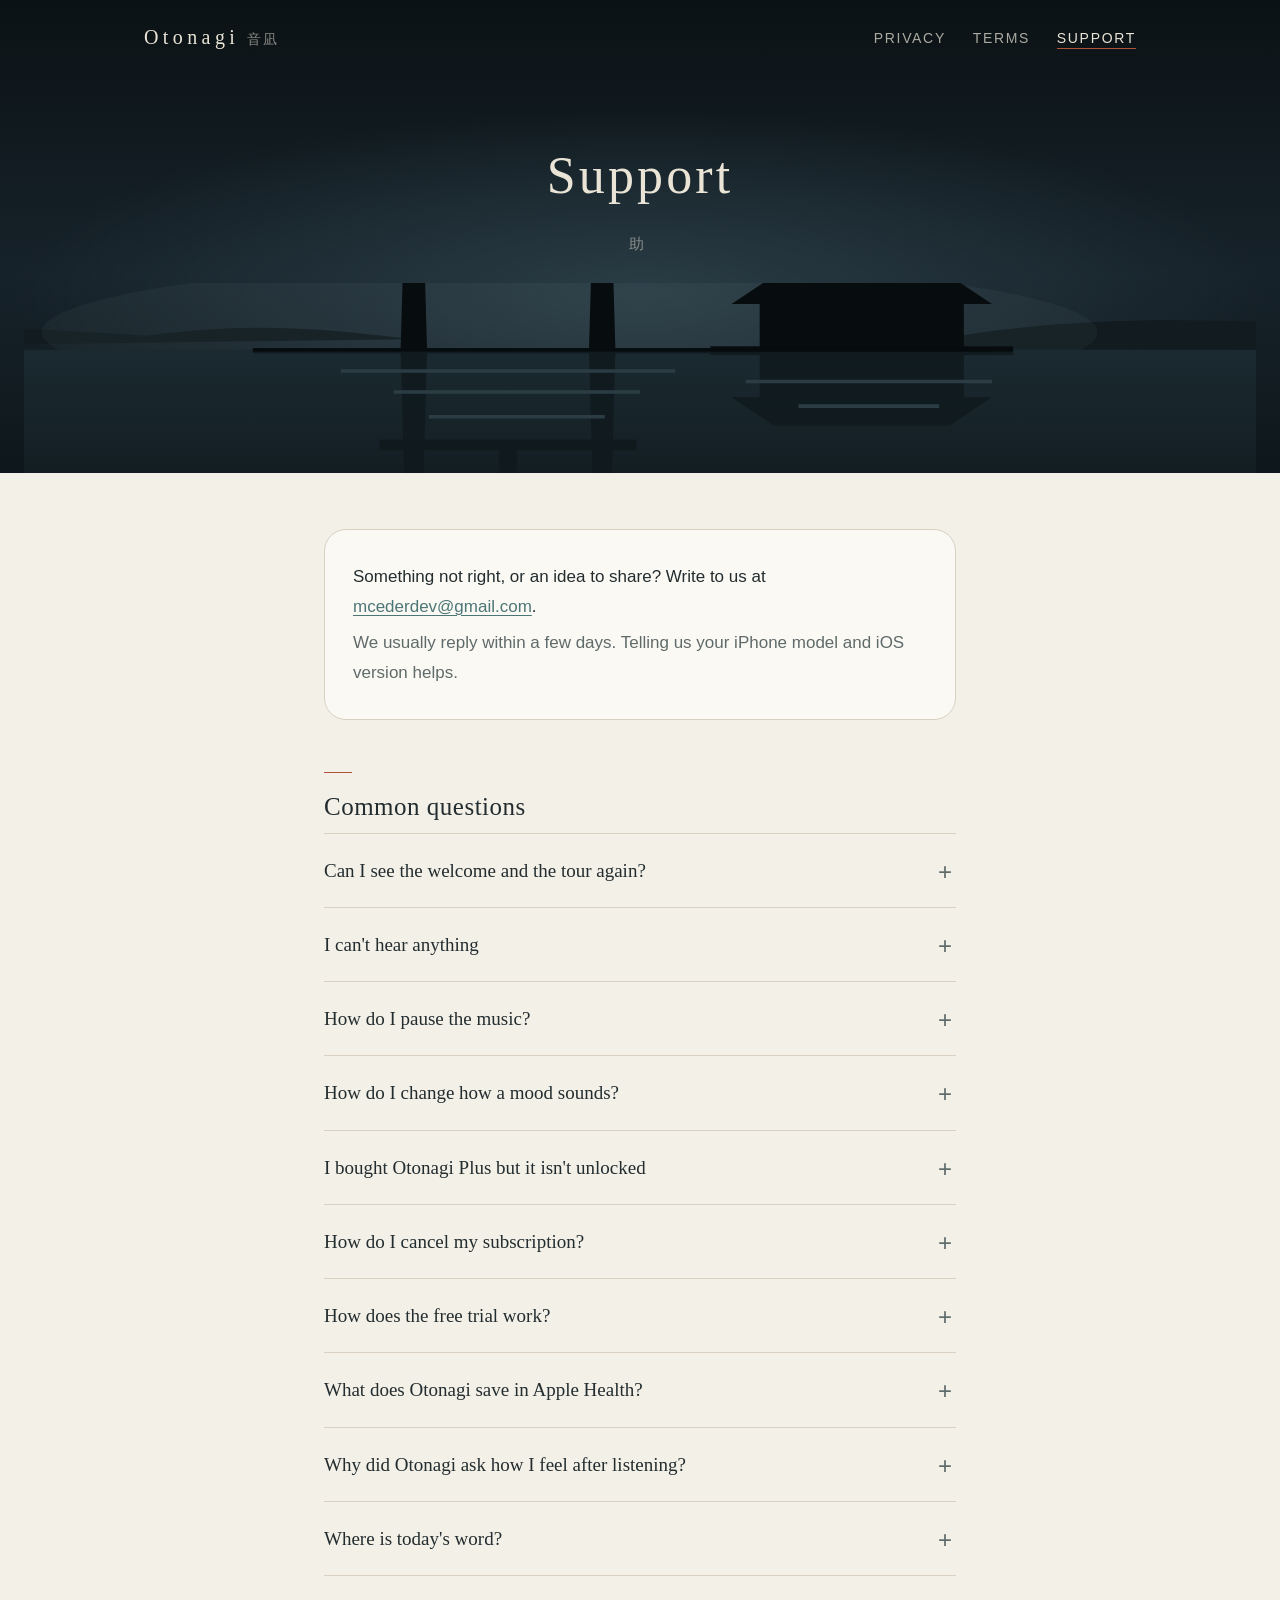
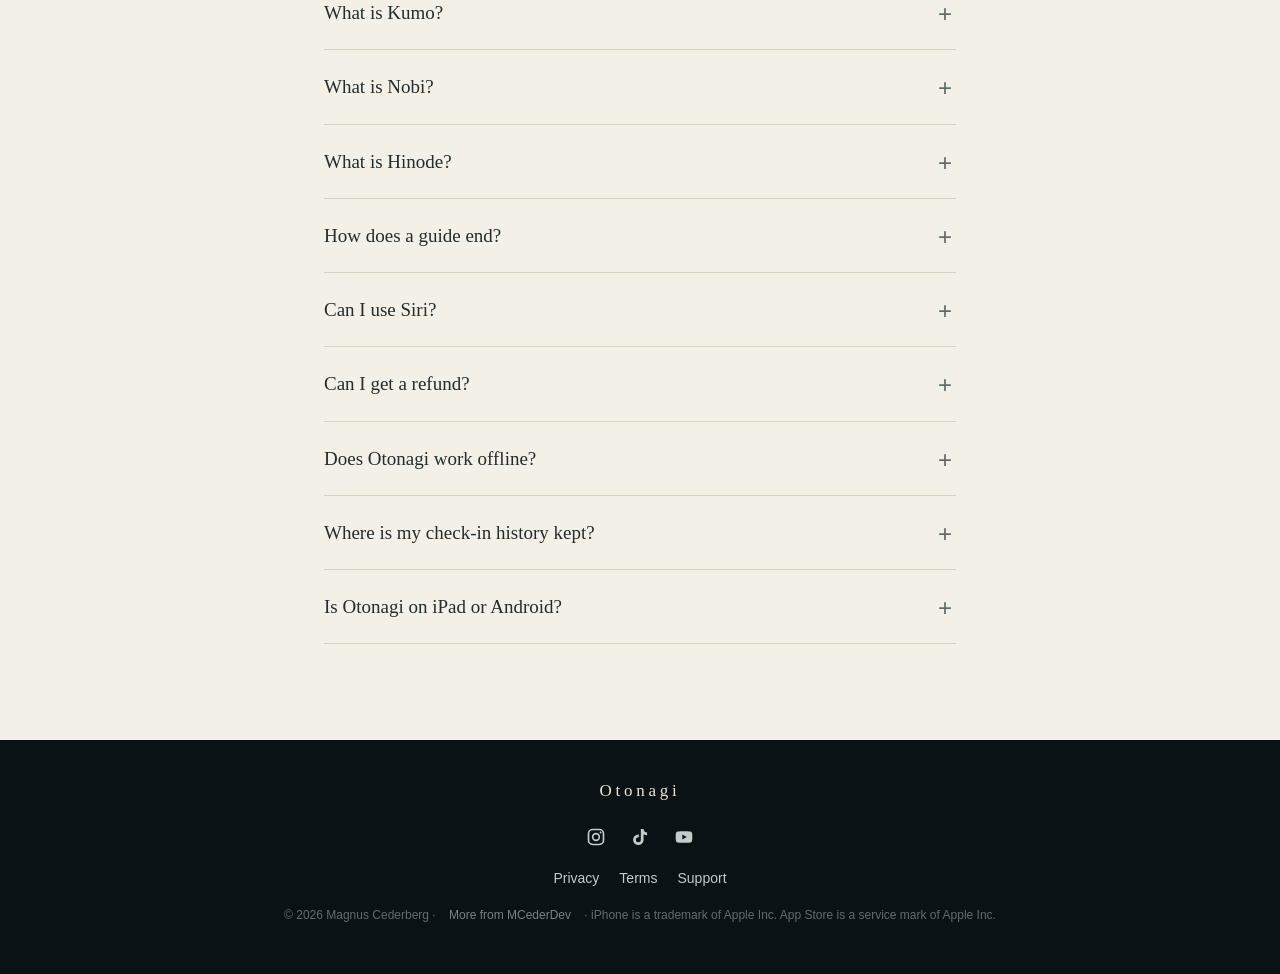
<file: support.html>
<!doctype html>
<html lang="en">
<head>
  <meta charset="utf-8">
  <meta name="viewport" content="width=device-width, initial-scale=1, viewport-fit=cover">
  <meta name="apple-itunes-app" content="app-id=6826823239">
  <title>Support · Otonagi</title>
  <meta name="description" content="Help with Otonagi: purchases, sound, your data, and how to contact us.">
  <meta name="color-scheme" content="light dark">
  <meta name="theme-color" content="#0b1215">
  <link rel="icon" href="favicon.svg" type="image/svg+xml">
  <link rel="stylesheet" href="style.css?v=6">
</head>
<body>
  <header class="site">
    <div class="wrap">
      <a class="brand" href="./">Otonagi<span lang="ja">音凪</span></a>
      <nav>
        <a href="privacy.html">Privacy</a>
        <a href="terms.html">Terms</a>
        <a href="support.html" aria-current="page">Support</a>
      </nav>
    </div>
  </header>

  <div class="night banner">
    <h1>Support</h1>
    <p class="kanji" lang="ja">助</p>
    <svg class="scene" viewBox="250 110 700 180" preserveAspectRatio="xMidYMax slice" aria-hidden="true">
  <defs>
    <linearGradient id="bw" x1="0" y1="0" x2="0" y2="1">
      <stop offset="0" stop-color="#1b2a31"/><stop offset="1" stop-color="#0b1215"/>
    </linearGradient>
    <linearGradient id="bf" x1="0" y1="0" x2="0" y2="1">
      <stop offset="0" stop-color="#fff" stop-opacity="1"/><stop offset="1" stop-color="#fff" stop-opacity="0"/>
    </linearGradient>
    <mask id="bm"><rect x="0" y="220" width="1200" height="140" fill="url(#bf)"/></mask>
  </defs>
  <path d="M0 214 C 140 200 220 206 320 212 C 380 204 420 208 470 214 L 0 220 Z M 760 216 C 860 196 960 204 1040 210 C 1100 204 1160 206 1200 210 L 1200 220 L 760 220 Z" fill="#111b20"/>
  <ellipse class="glow" cx="560" cy="210" rx="300" ry="40"/>
  <rect x="0" y="220" width="1200" height="140" fill="url(#bw)"/>
  <g id="bs" class="sil">
    <path d="M436 136 Q 525 146 614 136 L 616 128 Q 525 138 434 128 Z"/>
    <rect x="446" y="143" width="158" height="7"/>
    <rect x="452" y="164" width="146" height="6"/>
    <rect x="520" y="150" width="10" height="14"/>
    <path d="M466 150 L 477 150 L 479 220 L 464 220 Z"/>
    <path d="M573 150 L 584 150 L 586 220 L 571 220 Z"/>
    <path d="M652 194 L 676 178 L 776 178 L 800 194 Z"/>
    <rect x="668" y="194" width="116" height="26"/>
    <rect x="640" y="218" width="172" height="3"/>
    <rect x="380" y="219" width="420" height="2"/>
  </g>
  <g mask="url(#bm)">
    <use href="#bs" class="refl" transform="translate(0 441) scale(1 -1)"/>
  </g>
  <g class="shimmer">
    <line x1="430" y1="232" x2="620" y2="232"/><line x1="460" y1="244" x2="600" y2="244"/>
    <line x1="660" y1="238" x2="800" y2="238"/><line x1="480" y1="258" x2="580" y2="258"/>
    <line x1="690" y1="252" x2="770" y2="252"/>
  </g>
  <g class="ripples">
    <ellipse cx="525" cy="290" rx="120" ry="12"/><ellipse cx="525" cy="290" rx="120" ry="12"/><ellipse cx="525" cy="290" rx="120" ry="12"/>
  </g>
</svg>
  </div>

  <main class="doc">
    <div class="wrap narrow">
      

      <div class="summary">
        <p>Something not right, or an idea to share? Write to us at <a href="mailto:mcederdev@gmail.com">mcederdev@gmail.com</a>.</p>
        <p class="muted">We usually reply within a few days. Telling us your iPhone model and iOS version helps.</p>
      </div>

      <h2>Common questions</h2>

      <details class="faq">
        <summary>Can I see the welcome and the tour again?</summary>
        <p>Yes. Open the menu and tap <strong>Show me around</strong>. It plays the six welcome slides again, then a short tour of about a minute where you try each control for real. To skip the tour, hold the button at the top middle for a moment.</p>
      </details>

      <details class="faq">
        <summary>I can't hear anything</summary>
        <p>Check the volume and that your headphones or speaker are connected. Tap the mood name at the top to make sure the music isn't paused, and open the sliders (the button at the lower right) to check that Music isn't turned all the way down. Music pauses when headphones are unplugged or a call comes in, and after a call it only comes back if it was playing before. If it still stays quiet, close Otonagi fully (swipe it away in the app switcher) and open it again.</p>
      </details>

      <details class="faq">
        <summary>How do I pause the music?</summary>
        <p>Tap the name of the mood. Tap it again to carry on.</p>
      </details>

      <details class="faq">
        <summary>How do I change how a mood sounds?</summary>
        <p>Tap the slider button at the lower right. <strong>Density</strong> goes from Sparse to Busy (how many notes play), <strong>Brightness</strong> from Warm to Clear (the tone of the sound) and <strong>Nature</strong> from Off to Loud. These three are kept for each mood, and <strong>Back to the middle</strong> resets them. Below them, <strong>Music</strong> and <strong>Tapping</strong> set the volume of the instruments and of the notes you make by touching the water, the same for every mood. With Music all the way down, only the nature sounds play. With Otonagi Plus, <strong>Save as my mood</strong> under the sliders keeps the sound you made under a name of your choice; you find it in the menu under <strong>Your moods</strong>, where you can rename or delete it.</p>
      </details>

      <details class="faq">
        <summary>I bought Otonagi Plus but it isn't unlocked</summary>
        <p>Open the menu in Otonagi, then <strong>Otonagi Plus</strong>, and tap <strong>Restore purchases</strong>. It is also on the Otonagi Plus screen. Make sure you are signed in with the same Apple ID you used to buy it.</p>
      </details>

      <details class="faq">
        <summary>How do I cancel my subscription?</summary>
        <p>In Otonagi, open the menu, then <strong>Otonagi Plus › Manage subscription</strong>. Or open <strong>Settings › [your name] › Subscriptions</strong> on your iPhone, choose Otonagi and tap Cancel Subscription. Plus stays unlocked until the end of the month or year you paid for. To avoid being charged after the free trial, cancel at least 24 hours before it ends. Deleting the app does not cancel it.</p>
      </details>

      <details class="faq">
        <summary>How does the free trial work?</summary>
        <p>The monthly plan starts with 7 days free. If you allow notifications, Otonagi reminds you before the trial ends. If you don't cancel, it becomes $4.99 a month. Yearly ($24.99) and lifetime ($49.99) have no trial.</p>
      </details>

      <details class="faq">
        <summary>What does Otonagi save in Apple Health?</summary>
        <p>Only four things, and only if you turn them on: mindful minutes from Breathe, Tai Chi workouts from Ugoki in Kumo, Flexibility workouts from Hogushi in Nobi, and Yoga workouts from Himukae in Hinode. Each is off until you turn it on, with its own switch in its guide's sheet or in the <strong>Apple Health</strong> section of the menu, and only sessions of a minute or more are saved. Otonagi never reads your health data. You can turn it off in the Health app under Sharing › Apps › Otonagi.</p>
      </details>

      <details class="faq">
        <summary>Why did Otonagi ask how I feel after listening?</summary>
        <p>After a session of 30 minutes or more, Otonagi can send one gentle "How do you feel now?" about 15 minutes after the music stops, if you allowed notifications. It never comes after the sleep timer, never between 22:00 and 08:00, and at most once a day. Turn it off in the menu under <strong>Check-ins</strong>. Your answers stay on your phone.</p>
      </details>

      <details class="faq">
        <summary>Where is today's word?</summary>
        <p>The word waits until you've done the day's check-in, or tap <strong>Just show me the word</strong>. It stays the same all day and changes at 04:00. There are 80 words; 27 are free and the rest come with Otonagi Plus.</p>
      </details>

      <details class="faq">
        <summary>What is Kumo?</summary>
        <p>Kumo (雲, cloud) is a Plus mood built around tai chi as it is practised in Japan: a still picture of a tai chi master in silhouette by the water, with a torii and a small hall on the far shore. In Kumo, the Breathe button becomes <strong>Ugoki</strong> (動き, movement). Tap it and three strikes of a small bowl invite you to move freely in the manner of tai chi, slow, soft and unbroken, with no set movements. A clock counts the time up while the music plays on, and Finish rings one bowl, and it can be saved to Apple Health as a Tai Chi workout if you turned that on. Move only within what is comfortable, and if you feel dizzy, stop and sit.</p>
      </details>

      <details class="faq">
        <summary>What is Nobi?</summary>
        <p>Nobi (伸, stretch) is a Plus mood: a man sitting in agura in a sunlit dojo, with handpan music in the Akebono scale. In Nobi, the Breathe button becomes <strong>Hogushi</strong> (ほぐし, loosening up), a gentle stretching guide with 30-second holds and a timer that counts up. When you finish, it can save a Flexibility workout to Apple Health if you turned that on, and closes with one bell. Stretch only as far as feels comfortable, never into pain.</p>
      </details>

      <details class="faq">
        <summary>What is Hinode?</summary>
        <p>Hinode (日の出, sunrise) is a Plus mood: a figure on a hillside deck at dawn, with a cherry tree in bloom, Fuji in the haze and a stone lantern, to koto, the shō and birdsong. In Hinode, the Breathe button becomes <strong>Himukae</strong> (日迎え, welcoming the sun), a sun salutation (Surya Namaskar) in twelve kata with Japanese names. Its sheet shows each kata with why and how to do it and how to breathe into it. Each kata is held for 30 seconds, with 7 seconds to move into the next. A round takes about 7 minutes, the sun rises as you go, and it can be saved to Apple Health as a Yoga workout. Move only within what is comfortable.</p>
      </details>

      <details class="faq">
        <summary>How does a guide end?</summary>
        <p>Breathe, Ugoki, Hogushi and Himukae all end the same way: one closing sound, then お疲れさま (<em>otsukaresama</em>, what people say to each other after practice in a dojo), or "Sleep well" between 20:00 and 04:00. After Breathe of a minute or more, or a movement guide of two minutes or more, "How do you feel now?" follows the first three times, and every second time after that. If the music is stopped by something else, such as a call or the sleep timer, the guide ends quietly.</p>
      </details>

      <details class="faq">
        <summary>Can I use Siri?</summary>
        <p>Yes. Try "Play Otonagi", "Play Ame in Otonagi", "Sleep with Otonagi", "Breathe with Otonagi" (for as long as you last chose in the app) or "Pause Otonagi". With Otonagi Plus, "Move with Otonagi", "Stretch with Otonagi" and "Greet the sun with Otonagi" start Ugoki, Hogushi and Himukae. You can also add these to the Shortcuts app.</p>
      </details>

      <details class="faq">
        <summary>Can I get a refund?</summary>
        <p>Refunds are handled by Apple. Request one at <a href="https://reportaproblem.apple.com">reportaproblem.apple.com</a>.</p>
      </details>

      <details class="faq">
        <summary>Does Otonagi work offline?</summary>
        <p>Yes. All music and sounds are made on your iPhone, so no connection is needed.</p>
      </details>

      <details class="faq">
        <summary>Where is my check-in history kept?</summary>
        <p>Only on your iPhone. We never see it, and it is not shared with Apple Health. Deleting the app erases it, along with your name and settings. See the <a href="privacy.html">Privacy Policy</a> for more.</p>
      </details>

      <details class="faq">
        <summary>Is Otonagi on iPad or Android?</summary>
        <p>Otonagi is made for iPhone with iOS 17 or later.</p>
      </details>
    </div>
  </main>

  <footer class="site">
    <div class="wrap">
      <a class="brand" href="./">Otonagi</a>
      <div class="social">
        <a href="https://www.instagram.com/otonagi.app/" aria-label="Otonagi on Instagram (@otonagi.app)" title="Instagram @otonagi.app"><svg viewBox="0 0 24 24" width="20" height="20" fill="none" stroke="currentColor" stroke-width="2" aria-hidden="true"><rect x="3" y="3" width="18" height="18" rx="5"/><circle cx="12" cy="12" r="4"/><circle cx="17.5" cy="6.5" r="1.2" fill="currentColor" stroke="none"/></svg></a>
        <a href="https://www.tiktok.com/@otonagi.app" aria-label="Otonagi on TikTok (@otonagi.app)" title="TikTok @otonagi.app"><svg viewBox="0 0 24 24" width="20" height="20" fill="currentColor" aria-hidden="true"><path d="M16.2 2.5c.3 2.4 1.8 4 4.3 4.2v3.2a7.4 7.4 0 0 1-4.2-1.3v6.6a6.3 6.3 0 1 1-6.3-6.3h.6v3.3h-.6a3 3 0 1 0 3 3V2.5z"/></svg></a>
        <a href="https://www.youtube.com/@OtonagiApp" aria-label="Otonagi on YouTube (@OtonagiApp)" title="YouTube @OtonagiApp"><svg viewBox="0 0 24 24" width="20" height="20" fill="currentColor" aria-hidden="true"><path d="M21.6 7.2a2.6 2.6 0 0 0-1.8-1.8C18.2 5 12 5 12 5s-6.2 0-7.8.4a2.6 2.6 0 0 0-1.8 1.8A27 27 0 0 0 2 12c0 1.6.1 3.2.4 4.8a2.6 2.6 0 0 0 1.8 1.8C5.8 19 12 19 12 19s6.2 0 7.8-.4a2.6 2.6 0 0 0 1.8-1.8c.3-1.6.4-3.2.4-4.8s-.1-3.2-.4-4.8zM10 15.1V8.9l5.3 3.1z"/></svg></a>
      </div>
      <p><a href="privacy.html">Privacy</a><a href="terms.html">Terms</a><a href="support.html">Support</a></p>
      <p class="fine">© 2026 Magnus Cederberg · <a href="../">More from MCederDev</a> · iPhone is a trademark of Apple Inc. App Store is a service mark of Apple Inc.</p>
    </div>
  </footer>
</body>
</html>
</file>
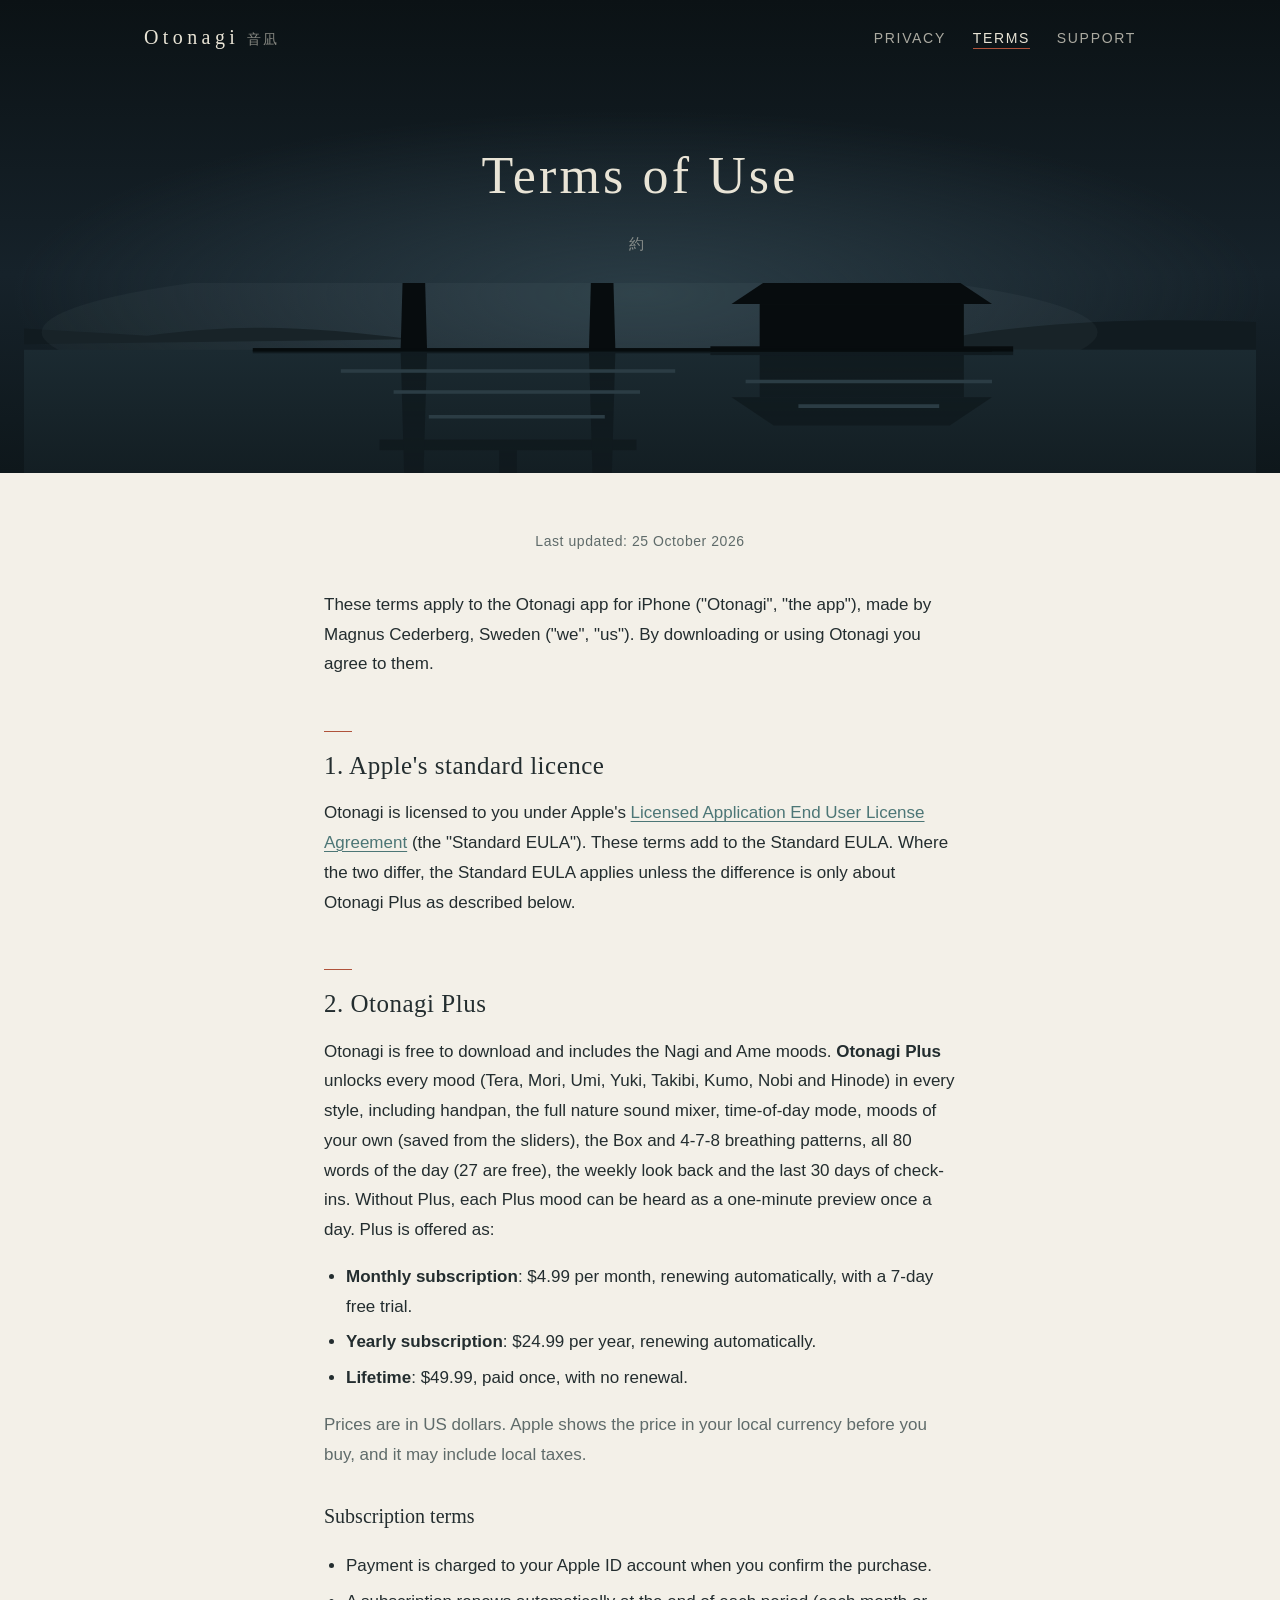
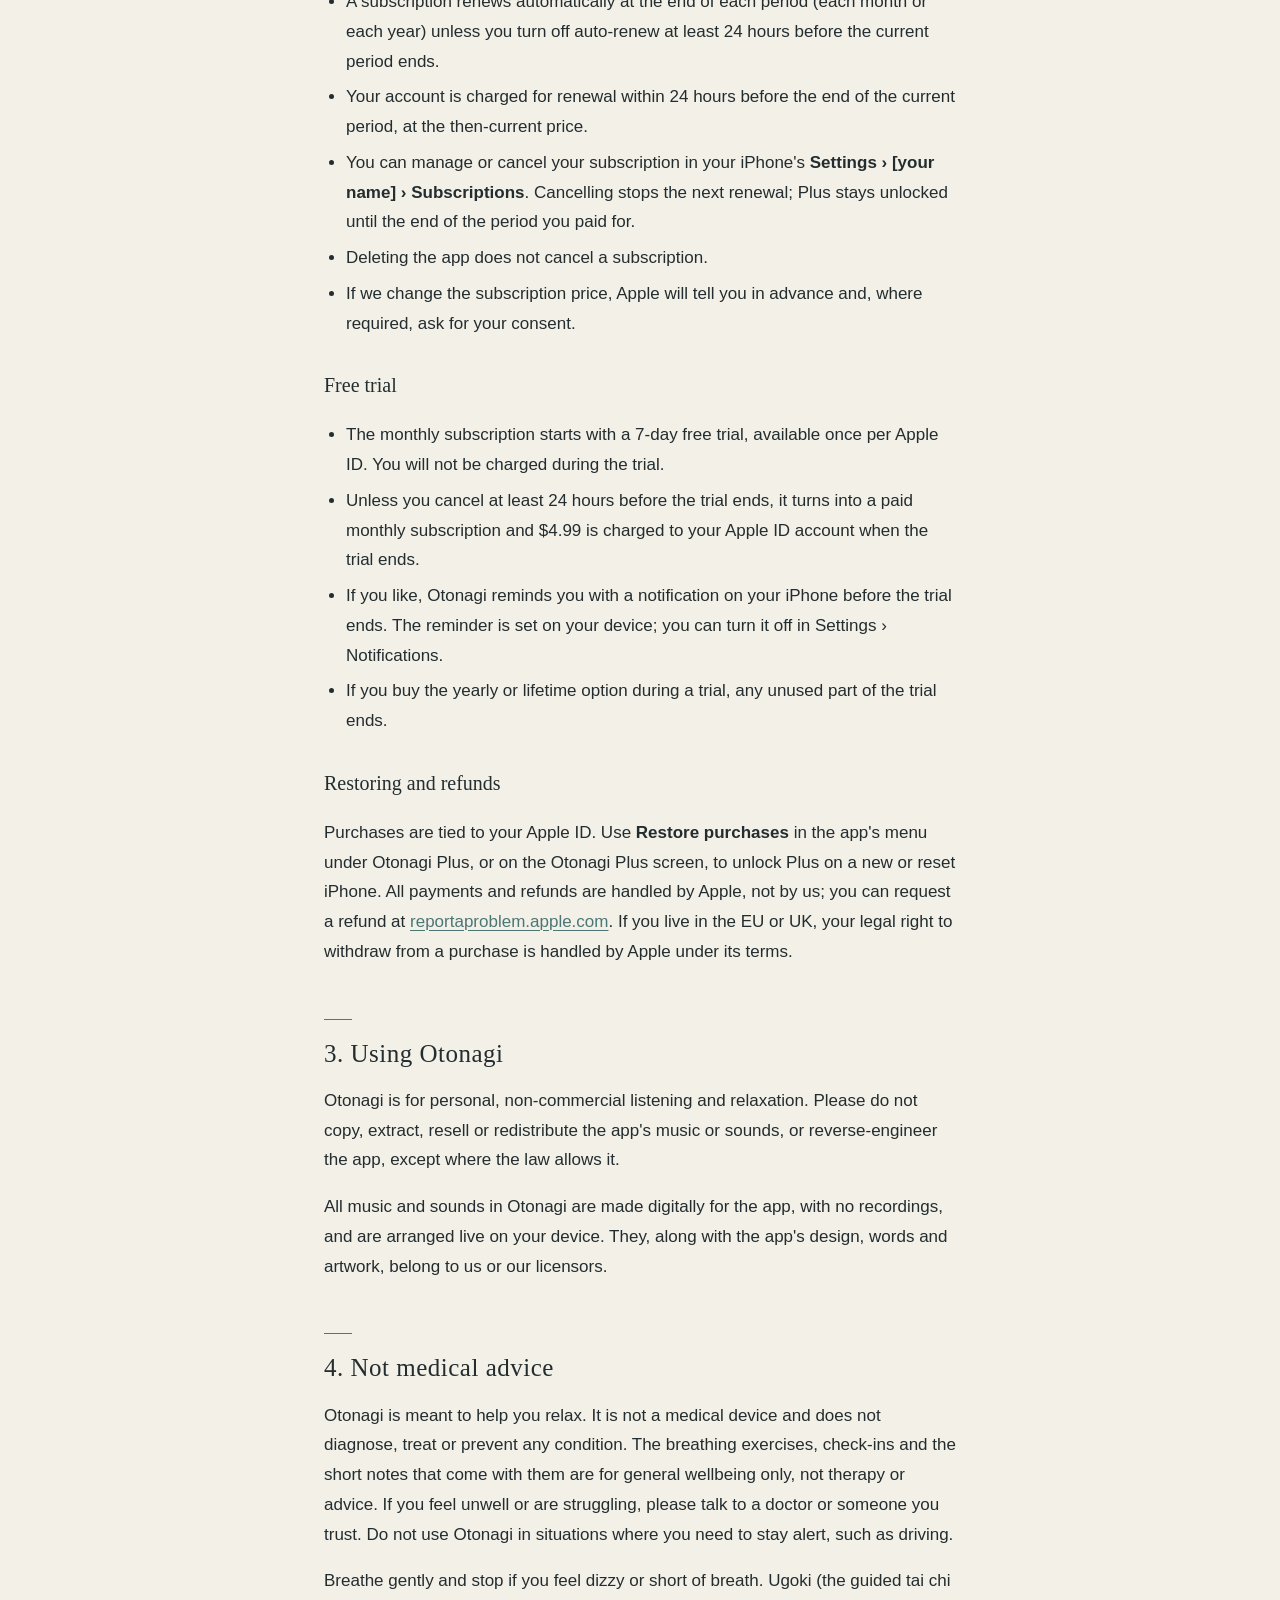
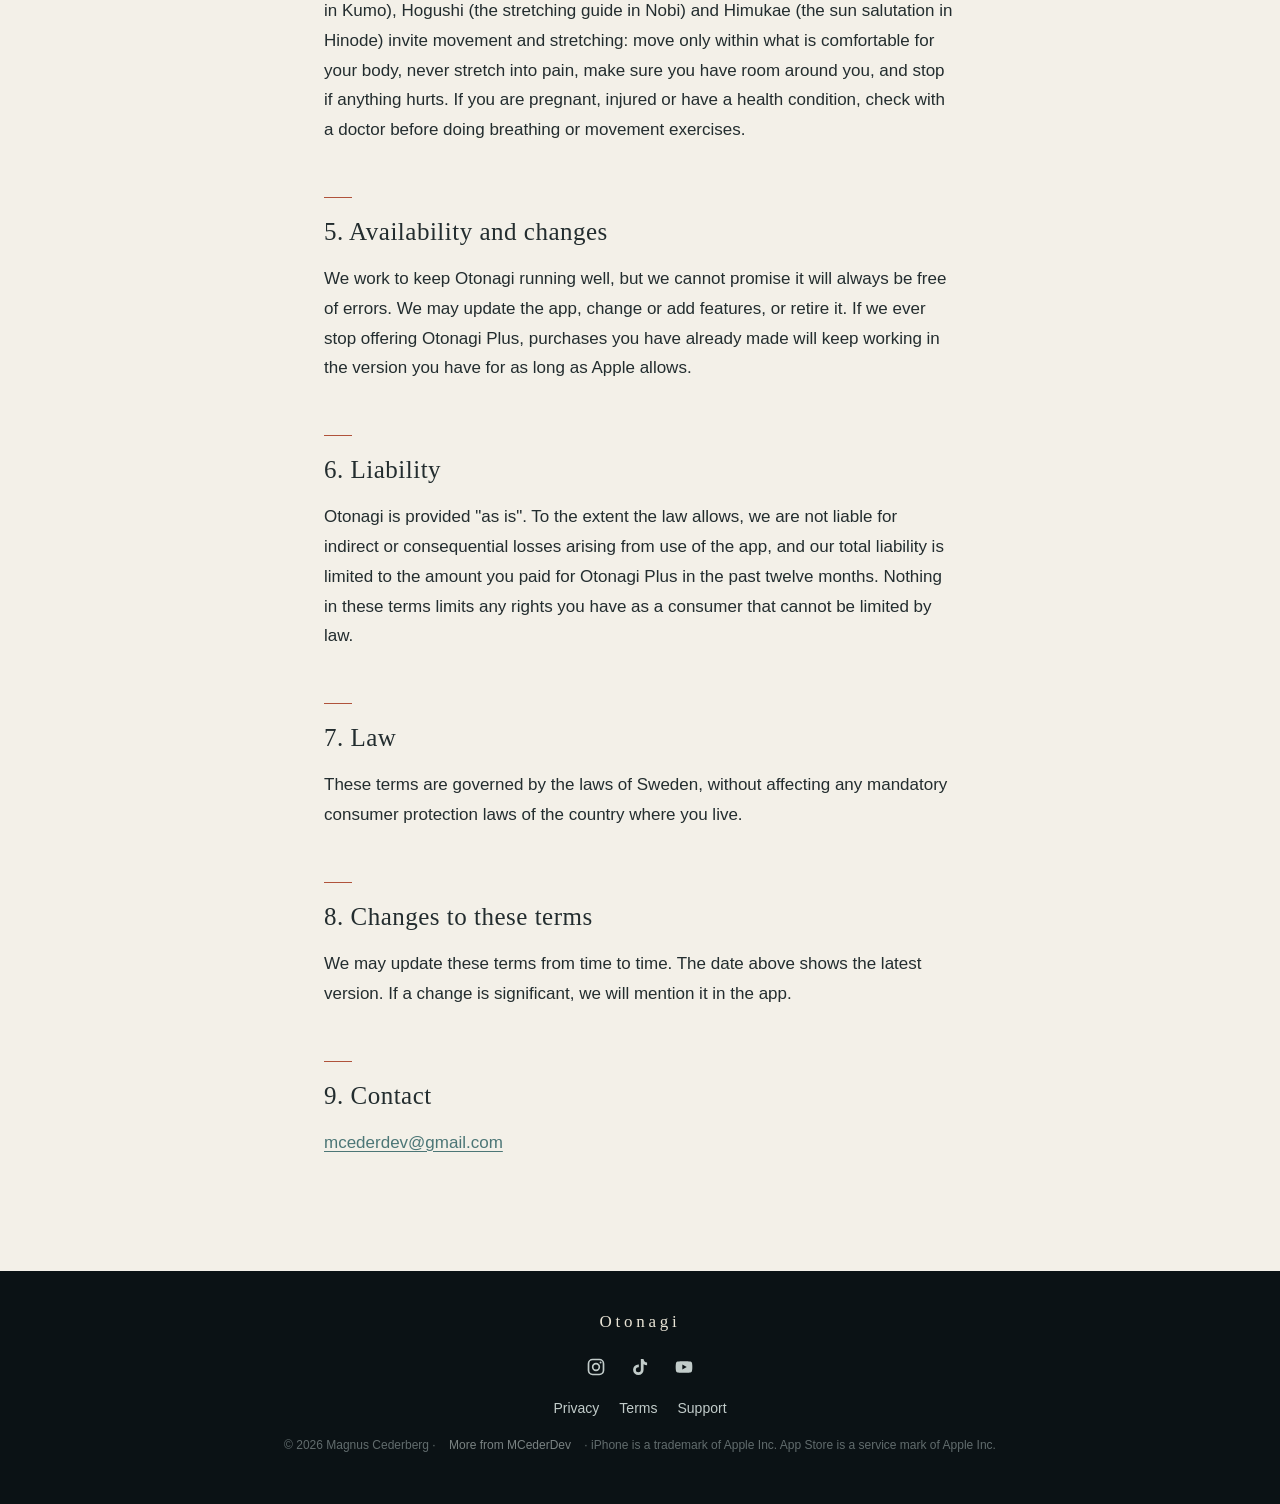
<file: terms.html>
<!doctype html>
<html lang="en">
<head>
  <meta charset="utf-8">
  <meta name="viewport" content="width=device-width, initial-scale=1, viewport-fit=cover">
  <meta name="apple-itunes-app" content="app-id=6826823239">
  <title>Terms of Use · Otonagi</title>
  <meta name="description" content="Terms of use for the Otonagi app, including Otonagi Plus subscription terms.">
  <meta name="color-scheme" content="light dark">
  <meta name="theme-color" content="#0b1215">
  <link rel="icon" href="favicon.svg" type="image/svg+xml">
  <link rel="stylesheet" href="style.css?v=6">
</head>
<body>
  <header class="site">
    <div class="wrap">
      <a class="brand" href="./">Otonagi<span lang="ja">音凪</span></a>
      <nav>
        <a href="privacy.html">Privacy</a>
        <a href="terms.html" aria-current="page">Terms</a>
        <a href="support.html">Support</a>
      </nav>
    </div>
  </header>

  <div class="night banner">
    <h1>Terms of Use</h1>
    <p class="kanji" lang="ja">約</p>
    <svg class="scene" viewBox="250 110 700 180" preserveAspectRatio="xMidYMax slice" aria-hidden="true">
  <defs>
    <linearGradient id="bw" x1="0" y1="0" x2="0" y2="1">
      <stop offset="0" stop-color="#1b2a31"/><stop offset="1" stop-color="#0b1215"/>
    </linearGradient>
    <linearGradient id="bf" x1="0" y1="0" x2="0" y2="1">
      <stop offset="0" stop-color="#fff" stop-opacity="1"/><stop offset="1" stop-color="#fff" stop-opacity="0"/>
    </linearGradient>
    <mask id="bm"><rect x="0" y="220" width="1200" height="140" fill="url(#bf)"/></mask>
  </defs>
  <path d="M0 214 C 140 200 220 206 320 212 C 380 204 420 208 470 214 L 0 220 Z M 760 216 C 860 196 960 204 1040 210 C 1100 204 1160 206 1200 210 L 1200 220 L 760 220 Z" fill="#111b20"/>
  <ellipse class="glow" cx="560" cy="210" rx="300" ry="40"/>
  <rect x="0" y="220" width="1200" height="140" fill="url(#bw)"/>
  <g id="bs" class="sil">
    <path d="M436 136 Q 525 146 614 136 L 616 128 Q 525 138 434 128 Z"/>
    <rect x="446" y="143" width="158" height="7"/>
    <rect x="452" y="164" width="146" height="6"/>
    <rect x="520" y="150" width="10" height="14"/>
    <path d="M466 150 L 477 150 L 479 220 L 464 220 Z"/>
    <path d="M573 150 L 584 150 L 586 220 L 571 220 Z"/>
    <path d="M652 194 L 676 178 L 776 178 L 800 194 Z"/>
    <rect x="668" y="194" width="116" height="26"/>
    <rect x="640" y="218" width="172" height="3"/>
    <rect x="380" y="219" width="420" height="2"/>
  </g>
  <g mask="url(#bm)">
    <use href="#bs" class="refl" transform="translate(0 441) scale(1 -1)"/>
  </g>
  <g class="shimmer">
    <line x1="430" y1="232" x2="620" y2="232"/><line x1="460" y1="244" x2="600" y2="244"/>
    <line x1="660" y1="238" x2="800" y2="238"/><line x1="480" y1="258" x2="580" y2="258"/>
    <line x1="690" y1="252" x2="770" y2="252"/>
  </g>
  <g class="ripples">
    <ellipse cx="525" cy="290" rx="120" ry="12"/><ellipse cx="525" cy="290" rx="120" ry="12"/><ellipse cx="525" cy="290" rx="120" ry="12"/>
  </g>
</svg>
  </div>

  <main class="doc">
    <div class="wrap narrow">
      <p class="updated">Last updated: 25 October 2026</p>

      <p>These terms apply to the Otonagi app for iPhone ("Otonagi", "the app"), made by Magnus Cederberg, Sweden ("we", "us"). By downloading or using Otonagi you agree to them.</p>

      <h2>1. Apple's standard licence</h2>
      <p>Otonagi is licensed to you under Apple's <a href="https://www.apple.com/legal/internet-services/itunes/dev/stdeula/">Licensed Application End User License Agreement</a> (the "Standard EULA"). These terms add to the Standard EULA. Where the two differ, the Standard EULA applies unless the difference is only about Otonagi Plus as described below.</p>

      <h2>2. Otonagi Plus</h2>
      <p>Otonagi is free to download and includes the Nagi and Ame moods. <strong>Otonagi Plus</strong> unlocks every mood (Tera, Mori, Umi, Yuki, Takibi, Kumo, Nobi and Hinode) in every style, including handpan, the full nature sound mixer, time-of-day mode, moods of your own (saved from the sliders), the Box and 4-7-8 breathing patterns, all 80 words of the day (27 are free), the weekly look back and the last 30 days of check-ins. Without Plus, each Plus mood can be heard as a one-minute preview once a day. Plus is offered as:</p>
      <ul>
        <li><strong>Monthly subscription</strong>: $4.99 per month, renewing automatically, with a 7-day free trial.</li>
        <li><strong>Yearly subscription</strong>: $24.99 per year, renewing automatically.</li>
        <li><strong>Lifetime</strong>: $49.99, paid once, with no renewal.</li>
      </ul>
      <p class="muted">Prices are in US dollars. Apple shows the price in your local currency before you buy, and it may include local taxes.</p>

      <h3>Subscription terms</h3>
      <ul>
        <li>Payment is charged to your Apple ID account when you confirm the purchase.</li>
        <li>A subscription renews automatically at the end of each period (each month or each year) unless you turn off auto-renew at least 24 hours before the current period ends.</li>
        <li>Your account is charged for renewal within 24 hours before the end of the current period, at the then-current price.</li>
        <li>You can manage or cancel your subscription in your iPhone's <strong>Settings › [your name] › Subscriptions</strong>. Cancelling stops the next renewal; Plus stays unlocked until the end of the period you paid for.</li>
        <li>Deleting the app does not cancel a subscription.</li>
        <li>If we change the subscription price, Apple will tell you in advance and, where required, ask for your consent.</li>
      </ul>

      <h3>Free trial</h3>
      <ul>
        <li>The monthly subscription starts with a 7-day free trial, available once per Apple ID. You will not be charged during the trial.</li>
        <li>Unless you cancel at least 24 hours before the trial ends, it turns into a paid monthly subscription and $4.99 is charged to your Apple ID account when the trial ends.</li>
        <li>If you like, Otonagi reminds you with a notification on your iPhone before the trial ends. The reminder is set on your device; you can turn it off in Settings › Notifications.</li>
        <li>If you buy the yearly or lifetime option during a trial, any unused part of the trial ends.</li>
      </ul>

      <h3>Restoring and refunds</h3>
      <p>Purchases are tied to your Apple ID. Use <strong>Restore purchases</strong> in the app's menu under Otonagi Plus, or on the Otonagi Plus screen, to unlock Plus on a new or reset iPhone. All payments and refunds are handled by Apple, not by us; you can request a refund at <a href="https://reportaproblem.apple.com">reportaproblem.apple.com</a>. If you live in the EU or UK, your legal right to withdraw from a purchase is handled by Apple under its terms.</p>

      <h2>3. Using Otonagi</h2>
      <p>Otonagi is for personal, non-commercial listening and relaxation. Please do not copy, extract, resell or redistribute the app's music or sounds, or reverse-engineer the app, except where the law allows it.</p>
      <p>All music and sounds in Otonagi are made digitally for the app, with no recordings, and are arranged live on your device. They, along with the app's design, words and artwork, belong to us or our licensors.</p>

      <h2>4. Not medical advice</h2>
      <p>Otonagi is meant to help you relax. It is not a medical device and does not diagnose, treat or prevent any condition. The breathing exercises, check-ins and the short notes that come with them are for general wellbeing only, not therapy or advice. If you feel unwell or are struggling, please talk to a doctor or someone you trust. Do not use Otonagi in situations where you need to stay alert, such as driving.</p>
      <p>Breathe gently and stop if you feel dizzy or short of breath. Ugoki (the guided tai chi in Kumo), Hogushi (the stretching guide in Nobi) and Himukae (the sun salutation in Hinode) invite movement and stretching: move only within what is comfortable for your body, never stretch into pain, make sure you have room around you, and stop if anything hurts. If you are pregnant, injured or have a health condition, check with a doctor before doing breathing or movement exercises.</p>

      <h2>5. Availability and changes</h2>
      <p>We work to keep Otonagi running well, but we cannot promise it will always be free of errors. We may update the app, change or add features, or retire it. If we ever stop offering Otonagi Plus, purchases you have already made will keep working in the version you have for as long as Apple allows.</p>

      <h2>6. Liability</h2>
      <p>Otonagi is provided "as is". To the extent the law allows, we are not liable for indirect or consequential losses arising from use of the app, and our total liability is limited to the amount you paid for Otonagi Plus in the past twelve months. Nothing in these terms limits any rights you have as a consumer that cannot be limited by law.</p>

      <h2>7. Law</h2>
      <p>These terms are governed by the laws of Sweden, without affecting any mandatory consumer protection laws of the country where you live.</p>

      <h2>8. Changes to these terms</h2>
      <p>We may update these terms from time to time. The date above shows the latest version. If a change is significant, we will mention it in the app.</p>

      <h2>9. Contact</h2>
      <p><a href="mailto:mcederdev@gmail.com">mcederdev@gmail.com</a></p>
    </div>
  </main>

  <footer class="site">
    <div class="wrap">
      <a class="brand" href="./">Otonagi</a>
      <div class="social">
        <a href="https://www.instagram.com/otonagi.app/" aria-label="Otonagi on Instagram (@otonagi.app)" title="Instagram @otonagi.app"><svg viewBox="0 0 24 24" width="20" height="20" fill="none" stroke="currentColor" stroke-width="2" aria-hidden="true"><rect x="3" y="3" width="18" height="18" rx="5"/><circle cx="12" cy="12" r="4"/><circle cx="17.5" cy="6.5" r="1.2" fill="currentColor" stroke="none"/></svg></a>
        <a href="https://www.tiktok.com/@otonagi.app" aria-label="Otonagi on TikTok (@otonagi.app)" title="TikTok @otonagi.app"><svg viewBox="0 0 24 24" width="20" height="20" fill="currentColor" aria-hidden="true"><path d="M16.2 2.5c.3 2.4 1.8 4 4.3 4.2v3.2a7.4 7.4 0 0 1-4.2-1.3v6.6a6.3 6.3 0 1 1-6.3-6.3h.6v3.3h-.6a3 3 0 1 0 3 3V2.5z"/></svg></a>
        <a href="https://www.youtube.com/@OtonagiApp" aria-label="Otonagi on YouTube (@OtonagiApp)" title="YouTube @OtonagiApp"><svg viewBox="0 0 24 24" width="20" height="20" fill="currentColor" aria-hidden="true"><path d="M21.6 7.2a2.6 2.6 0 0 0-1.8-1.8C18.2 5 12 5 12 5s-6.2 0-7.8.4a2.6 2.6 0 0 0-1.8 1.8A27 27 0 0 0 2 12c0 1.6.1 3.2.4 4.8a2.6 2.6 0 0 0 1.8 1.8C5.8 19 12 19 12 19s6.2 0 7.8-.4a2.6 2.6 0 0 0 1.8-1.8c.3-1.6.4-3.2.4-4.8s-.1-3.2-.4-4.8zM10 15.1V8.9l5.3 3.1z"/></svg></a>
      </div>
      <p><a href="privacy.html">Privacy</a><a href="terms.html">Terms</a><a href="support.html">Support</a></p>
      <p class="fine">© 2026 Magnus Cederberg · <a href="../">More from MCederDev</a> · iPhone is a trademark of Apple Inc. App Store is a service mark of Apple Inc.</p>
    </div>
  </footer>
</body>
</html>
</file>
<file: style.css>
/* Otonagi: still water at dusk, ink and paper.
   System fonts only and no external loads, so the site itself tracks no one. */
:root {
  --paper: #f3f0e8;
  --paper-2: #ebe6da;
  --card: #fbf9f4;
  --ink: #232d2f;
  --ink-soft: #5f6b6a;
  --line: #d8d1c2;
  --water: #4c7676;
  --accent: #b0533b; /* torii red, used sparingly */
  --todo: #f2e0a0;
  --night-1: #0b1215;
  --night-2: #16222a;
  --night-3: #2a3c45;
  --moon: #e9e4d6;
  --serif: "Hiragino Mincho ProN", "Yu Mincho", "Iowan Old Style", "Palatino Linotype", Palatino, Georgia, serif;
  --sans: -apple-system, BlinkMacSystemFont, "Hiragino Sans", "Segoe UI", Roboto, sans-serif;
  --radius: 22px;
}
@media (prefers-color-scheme: dark) {
  :root {
    --paper: #10171a;
    --paper-2: #141d21;
    --card: #182227;
    --ink: #e7e2d6;
    --ink-soft: #9ba7a5;
    --line: #26323a;
    --water: #8db7b3;
    --accent: #d47a62;
    --todo: #5b4a1b;
  }
}

* { box-sizing: border-box; }
html { -webkit-text-size-adjust: 100%; scroll-behavior: smooth; }
body {
  margin: 0;
  background: var(--paper);
  color: var(--ink);
  font: 17px/1.75 var(--sans);
  -webkit-font-smoothing: antialiased;
}
img { max-width: 100%; height: auto; display: block; }
a { color: var(--water); text-underline-offset: 3px; text-decoration-thickness: 1px; }
a:hover { color: var(--accent); }

.wrap { max-width: 1040px; margin: 0 auto; padding: 0 24px; }
.narrow { max-width: 680px; }

/* ---------- Header ---------- */
header.site {
  position: absolute; inset: 0 0 auto 0; z-index: 5;
  color: var(--moon);
}
header.site .wrap {
  display: flex; align-items: center; justify-content: space-between;
  flex-wrap: wrap; gap: 6px 20px; padding-top: 20px; padding-bottom: 20px;
}
.brand {
  font-family: var(--serif); font-size: 20px; letter-spacing: 0.22em;
  color: inherit; text-decoration: none;
}
.brand span { opacity: 0.55; font-size: 14px; letter-spacing: 0.1em; margin-left: 8px; }
nav a {
  color: inherit; opacity: 0.72; text-decoration: none; font-size: 14px;
  letter-spacing: 0.12em; text-transform: uppercase; margin-left: 22px;
}
nav a:first-child { margin-left: 0; }
nav a:hover { opacity: 1; color: inherit; }
nav a[aria-current="page"] { opacity: 1; border-bottom: 1px solid var(--accent); padding-bottom: 2px; }

/* ---------- Night scenes (hero and page banners) ---------- */
.night {
  position: relative; overflow: hidden; color: var(--moon);
  background:
    radial-gradient(ellipse 70% 55% at 50% 62%, var(--night-3) 0%, transparent 70%),
    linear-gradient(180deg, var(--night-1) 0%, var(--night-2) 58%, #0e171b 100%);
}
.hero { min-height: 100vh; min-height: 100svh; display: flex; flex-direction: column; }
.hero-text {
  flex: 1; display: flex; flex-direction: column; align-items: center; justify-content: center;
  text-align: center; padding: 120px 24px 24px;
}
.hero h1 {
  font-family: var(--serif); font-weight: 400; margin: 0;
  font-size: clamp(46px, 11vw, 88px); letter-spacing: 0.28em; margin-right: -0.28em;
  line-height: 1.1;
}
.hero .tagline {
  font-family: var(--serif); font-style: italic; opacity: 0.7;
  font-size: clamp(17px, 3.6vw, 21px); margin: 14px 0 0;
}
.hero .kanji {
  font-family: var(--serif); font-size: 15px; letter-spacing: 0.6em; margin-right: -0.6em;
  opacity: 0.5; margin-top: 26px;
}
.pill {
  display: inline-block; margin-top: 40px; padding: 11px 26px;
  border: 1px solid rgba(233, 228, 214, 0.35); border-radius: 999px;
  color: var(--moon); text-decoration: none; font-size: 14px; letter-spacing: 0.14em;
  text-transform: uppercase; background: rgba(233, 228, 214, 0.04);
  backdrop-filter: blur(6px); -webkit-backdrop-filter: blur(6px);
}
.scene { display: block; width: 100%; height: auto; }
.scene .sil { fill: #070c0e; }
.scene .refl { fill: #070c0e; opacity: 0.5; }
.scene .shimmer { stroke: #2b3c44; stroke-width: 2; }
.scene .glow { fill: #c9d6d6; opacity: 0.04; }

/* Slow ripples drifting on the water */
.ripples ellipse { fill: none; stroke: #9fb6b6; stroke-width: 1; opacity: 0; transform-origin: center; transform-box: fill-box; animation: ripple 9s ease-out infinite; }
.ripples ellipse:nth-child(2) { animation-delay: 3s; }
.ripples ellipse:nth-child(3) { animation-delay: 6s; }
@keyframes ripple {
  0% { transform: scale(0.2); opacity: 0; }
  15% { opacity: 0.45; }
  100% { transform: scale(1.6); opacity: 0; }
}
@media (prefers-reduced-motion: reduce) {
  .ripples ellipse { animation: none; opacity: 0.2; }
  html { scroll-behavior: auto; }
}

/* ---------- Sections ---------- */
section.block { padding: 96px 0; }
.eyebrow {
  font-size: 13px; letter-spacing: 0.3em; text-transform: uppercase; color: var(--ink-soft);
  margin: 0 0 14px; text-align: center;
}
h2 {
  font-family: var(--serif); font-weight: 400; font-size: clamp(28px, 5vw, 40px);
  line-height: 1.25; margin: 0 0 18px; text-align: center; letter-spacing: 0.02em;
}
.lead {
  font-family: var(--serif); font-size: clamp(19px, 3.4vw, 23px); line-height: 1.7;
  text-align: center; color: var(--ink); max-width: 640px; margin: 0 auto;
}
.center { text-align: center; }
.muted { color: var(--ink-soft); }

.enso { display: block; width: 54px; height: 54px; margin: 0 auto 30px; color: var(--ink-soft); opacity: 0.6; }

/* Mood cards: tap to turn over */
.moods {
  display: grid; grid-template-columns: repeat(3, 1fr); gap: 22px; margin: 48px auto 0; max-width: 820px;
}
.flip {
  position: relative; display: block; width: 100%; aspect-ratio: 325 / 477; padding: 0; border: 0;
  background: none; color: inherit; font: inherit; text-align: center; cursor: pointer;
  perspective: 1200px; -webkit-tap-highlight-color: transparent; border-radius: 18px;
}
.flip .face {
  position: absolute; inset: 0; display: block; overflow: hidden; border-radius: 18px;
  -webkit-backface-visibility: hidden; backface-visibility: hidden;
  transition: transform 0.7s cubic-bezier(0.45, 0.05, 0.25, 1);
  box-shadow: 0 22px 44px -24px rgba(10, 20, 24, 0.6);
}
.flip .front { transform: rotateY(0deg); }
.flip .back {
  transform: rotateY(180deg);
  background: var(--card); border: 1px solid var(--line);
  display: flex; flex-direction: column; align-items: center; justify-content: center;
  padding: 22px 20px;
}
.flip[aria-pressed="true"] .front { transform: rotateY(-180deg); }
.flip[aria-pressed="true"] .back { transform: rotateY(0deg); }
.flip:hover .front { transform: rotateY(-6deg); }
.flip[aria-pressed="true"]:hover .front { transform: rotateY(-180deg); }
.flip:focus-visible { outline: 2px solid var(--water); outline-offset: 4px; }
.flip img { width: 100%; height: 100%; object-fit: cover; display: block; }
.back .k { font-family: var(--serif); font-size: 34px; line-height: 1; color: var(--water); }
.back .n { font-family: var(--serif); font-size: 21px; letter-spacing: 0.24em; text-transform: uppercase; margin-top: 14px; }
.back .m { font-family: var(--serif); font-style: italic; color: var(--ink-soft); font-size: 15px; margin-top: 2px; }
.back .d { font-size: 15px; line-height: 1.6; color: var(--ink); margin-top: 16px; }
.back .tag {
  margin-top: 18px; font-size: 11px; letter-spacing: 0.24em; text-transform: uppercase; color: var(--ink-soft);
  border: 1px solid var(--line); border-radius: 999px; padding: 5px 12px;
}
.more .front img { filter: blur(7px) saturate(0.9); transform: scale(1.12); }
.more .plus {
  position: absolute; inset: 0; display: flex; flex-direction: column; align-items: center; justify-content: center;
  color: #f3f0e8; background: rgba(20, 16, 10, 0.22); font-size: 14px; letter-spacing: 0.14em; text-transform: lowercase;
}
.more .plus .big { font-family: var(--serif); font-size: 54px; letter-spacing: 0.02em; line-height: 1.1; }
.more .list { display: block; margin-top: 14px; text-align: left; }
.more .list span { display: block; font-size: 14px; line-height: 1.45; color: var(--ink-soft); margin: 0 0 8px; }
.more .list b { color: var(--ink); font-weight: 600; }
.moods-note { text-align: center; color: var(--ink-soft); font-size: 15px; margin-top: 28px; }
@media (prefers-reduced-motion: reduce) {
  .flip .face { transition: none; }
  .flip:hover .front { transform: none; }
}

/* Features */
.alt { background: var(--paper-2); }
.features { display: grid; grid-template-columns: repeat(3, 1fr); gap: 18px; margin-top: 48px; }
.feature {
  background: var(--card); border: 1px solid var(--line); border-radius: var(--radius);
  padding: 30px 26px 26px;
}
.feature .glyph {
  font-family: var(--serif); font-size: 34px; line-height: 1; color: var(--water); display: block; margin-bottom: 18px;
}
.feature h3 { font-family: var(--serif); font-weight: 400; font-size: 21px; margin: 0 0 6px; }
.feature p { margin: 0; color: var(--ink-soft); font-size: 16px; line-height: 1.65; }

/* Phones */
.phones { display: grid; grid-template-columns: repeat(3, 1fr); gap: 34px; margin-top: 56px; align-items: start; }
.phone { margin: 0; text-align: center; }
.phone .frame {
  border-radius: 38px; padding: 9px; background: #0b1012;
  box-shadow: 0 30px 60px -30px rgba(10, 20, 24, 0.7), inset 0 0 0 1px #2a3338;
  max-width: 280px; margin: 0 auto;
}
.phone .frame img { border-radius: 30px; width: 100%; height: auto; aspect-ratio: 600 / 1235; object-fit: cover; }
.phone figcaption { margin-top: 20px; font-family: var(--serif); font-size: 18px; }
.phone figcaption span { display: block; font-family: var(--sans); font-size: 15px; color: var(--ink-soft); margin-top: 2px; }

/* Pricing */
.plans { display: grid; grid-template-columns: 1fr 1fr; gap: 18px; max-width: 760px; margin: 48px auto 0; }
.plan {
  background: var(--card); border: 1px solid var(--line); border-radius: var(--radius); padding: 32px 30px;
}
.plan.plus { border-color: var(--water); }
.plan h3 { font-family: var(--serif); font-weight: 400; font-size: 24px; margin: 0; }
.plan .price { font-family: var(--serif); font-size: 18px; color: var(--ink-soft); margin: 4px 0 18px; }
.plan ul { margin: 0; padding: 0; list-style: none; }
.plan li { padding: 9px 0; border-top: 1px solid var(--line); font-size: 16px; }

/* Closing scene */
.closing { text-align: center; padding: 110px 24px 0; }
.closing p { font-family: var(--serif); font-size: clamp(22px, 4.4vw, 30px); margin: 0; letter-spacing: 0.04em; }
.closing .muted { color: var(--moon); opacity: 0.6; font-size: 16px; font-family: var(--sans); margin-top: 10px; letter-spacing: 0.02em; }

/* ---------- Legal and support pages ---------- */
.banner { padding: 130px 24px 0; text-align: center; }
.banner h1 {
  font-family: var(--serif); font-weight: 400; font-size: clamp(34px, 7vw, 52px);
  letter-spacing: 0.06em; margin: 0;
}
.banner .kanji { font-family: var(--serif); letter-spacing: 0.5em; margin-right: -0.5em; opacity: 0.5; font-size: 15px; margin: 10px 0 0; }
.banner .scene { margin-top: 26px; }

.doc { padding: 56px 0 96px; }
.doc .updated { color: var(--ink-soft); font-size: 14px; text-align: center; margin: 0 0 36px; letter-spacing: 0.04em; }
.doc h2 { text-align: left; font-size: 25px; margin: 52px 0 10px; }
.doc h2::before {
  content: ""; display: block; width: 28px; height: 1px; background: var(--accent); margin-bottom: 18px;
}
.doc h3 { font-family: var(--serif); font-weight: 400; font-size: 20px; margin: 30px 0 4px; }
.doc ul { padding-left: 22px; }
.doc li { margin: 6px 0; }
.summary {
  background: var(--card); border: 1px solid var(--line); border-radius: var(--radius);
  padding: 26px 28px; margin: 0 0 12px;
}
.summary p { margin: 6px 0; }
.summary strong { font-family: var(--serif); font-weight: 400; font-size: 19px; }

details.faq { border-top: 1px solid var(--line); padding: 4px 0; }
details.faq:last-of-type { border-bottom: 1px solid var(--line); }
details.faq summary {
  cursor: pointer; list-style: none; font-family: var(--serif); font-size: 19px; padding: 16px 32px 16px 0; position: relative;
}
details.faq summary::-webkit-details-marker { display: none; }
details.faq summary::after {
  content: "+"; position: absolute; right: 4px; top: 13px; font-family: var(--sans); font-weight: 300; font-size: 24px; color: var(--ink-soft);
  transition: transform 0.3s ease;
}
details.faq[open] summary::after { transform: rotate(45deg); }
details.faq p { margin: 0 0 18px; color: var(--ink-soft); }

/* Placeholders to fill in before publishing */
.todo { background: var(--todo); padding: 0 4px; border-radius: 3px; }

/* ---------- Footer ---------- */
footer.site { background: #0b1215; color: #9aa7a7; padding: 36px 0 44px; text-align: center; }
footer.site .brand { color: var(--moon); font-size: 17px; display: inline-block; margin-bottom: 10px; }
footer.site p { margin: 4px 0; font-size: 14px; }
footer.site a { color: #c2ccca; text-decoration: none; margin: 0 10px; }
footer.site a:hover { color: #fff; }
footer.site .social { display: flex; justify-content: center; gap: 6px; margin: 2px 0 10px; }
footer.site .social a { display: inline-grid; place-items: center; width: 38px; height: 38px; margin: 0; border-radius: 50%; }
footer.site .social a:hover { background: rgba(255,255,255,.08); }
footer.site .fine { opacity: 0.6; font-size: 12px; margin-top: 14px; }

/* ---------- Small screens ---------- */
@media (max-width: 860px) {
  .moods { gap: 16px; }
  .back .d { font-size: 14px; }
  .features { grid-template-columns: 1fr 1fr; }
}
@media (max-width: 640px) {
  body { font-size: 16px; }
  .wrap { padding: 0 16px; }
  section.block { padding: 72px 0; }
  nav a { margin-left: 16px; font-size: 12px; }
  .brand { font-size: 17px; }
  .features, .plans { grid-template-columns: 1fr; }
  .phones { grid-template-columns: 1fr; gap: 44px; }
  .phone .frame { max-width: 250px; }
  .moods { grid-template-columns: repeat(2, 1fr); gap: 12px; }
  .flip .back { padding: 10px 10px; }
  .back .k { font-size: 22px; }
  .back .n { font-size: 15px; margin-top: 6px; letter-spacing: 0.18em; }
  .back .m { font-size: 13px; }
  .back .d { font-size: 12px; line-height: 1.4; margin-top: 6px; }
  .back .tag { display: none; }
  .more .n { font-size: 13px; margin-top: 0; }
  .more .list { margin-top: 6px; }
  .more .list span { font-size: 11px; line-height: 1.28; margin-bottom: 4px; }
}

/* The scene keeps the torii large on narrow screens by cropping the sides */
.hero .scene { height: clamp(240px, 38vw, 440px); }
.banner .scene { height: clamp(120px, 20vw, 190px); }
.closing .scene { height: clamp(200px, 30vw, 340px); margin-top: 40px; }
@media (max-width: 640px) {
  .pill { font-size: 12px; letter-spacing: 0.1em; padding: 10px 20px; white-space: nowrap; }
}

/* Safari: keep grid items at their natural height so pictures are never stretched */
.moods, .phones, .features, .plans { align-items: start; }
.flip, .phone { align-self: start; min-width: 0; }
</file>
